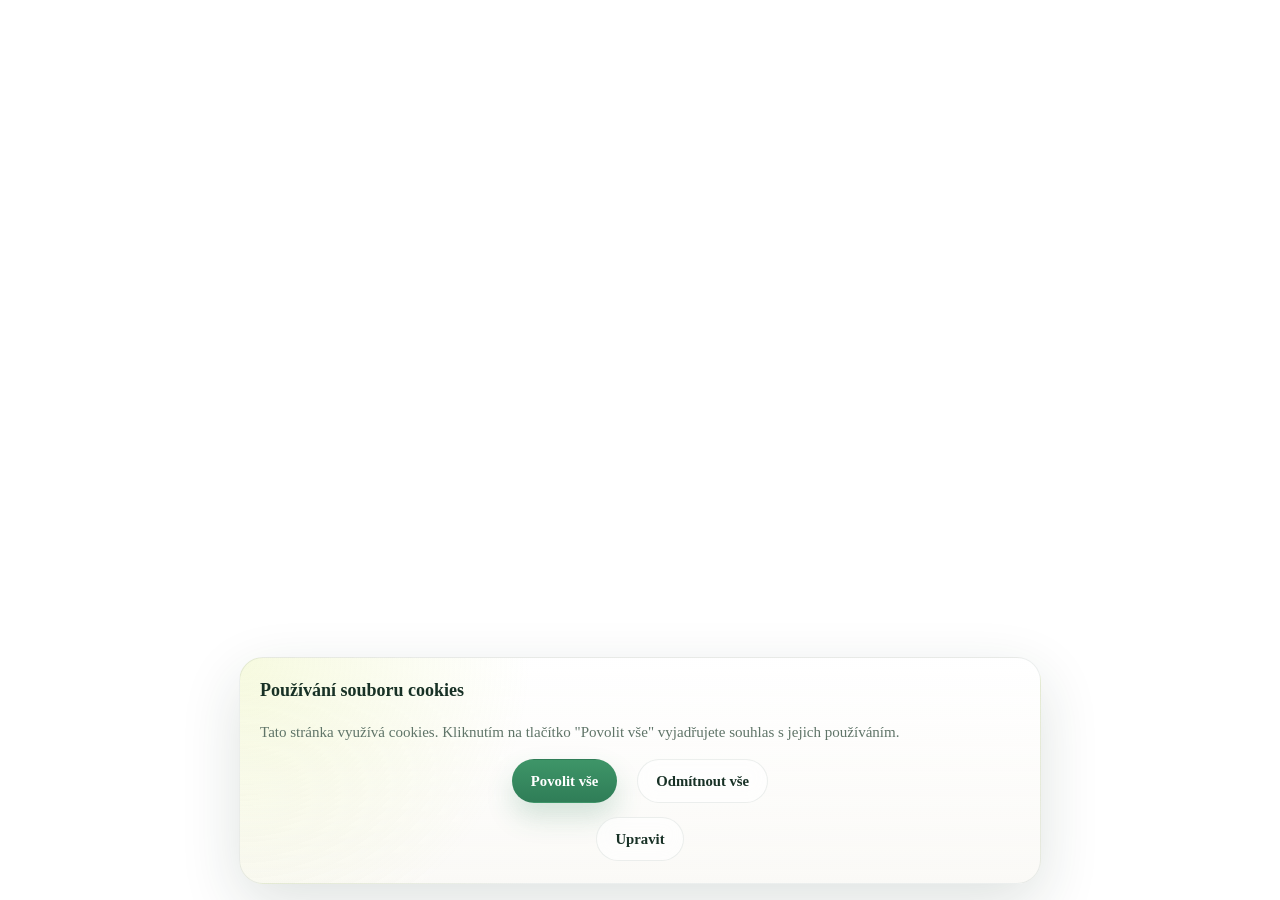
<file: cookies.html>
<!DOCTYPE html>
<html lang="en">

<head>
    <meta charset="UTF-8">
    <meta name="viewport" content="width=device-width, initial-scale=1.0">
    <title>Document</title>
    <link rel="stylesheet" href="cookies.css">
</head>

<body>
    <div class="cookies-eu-banner hidden">
        <p class="text-background text-lg font-bold pb-2">Používání souboru cookies</p>
        <p class="text-sm text-background pb-3"> Tato stránka využívá cookies. Kliknutím na tlačítko "Povolit vše"
            vyjadřujete souhlas s jejich používáním.
        </p>
        <div class="flex flex-row gap-5 mx-auto  items-center justify-center">
            <button class="cookies-button-accept accept">Povolit vše</button>
            <button class="cookies-button-decline decline">Odmítnout vše</button>
        </div>
        <button class="cookies-button-edit edit">Upravit</button>
    </div>
    <!-- Edit cookies -->
    <div class="cookies-eu-edit hidden ">
        <p class="font-bold text-lg pb-5">Použití cookies
        </p>
        <p class="mb-5">Tato stránka používá soubory cookies a podobné technologie, abychom vám mohli nabídnout lepší
            uživatelský
            zážitek, personalizovaný obsah a zobrazování reklam. Některé soubory cookies jsou nezbytné pro správné
            fungování stránek, zatímco jiné nám pomáhají zlepšovat vaše uživatelské prostředí prostřednictvím analýzy
            údajů. Na základě vašeho souhlasu můžeme spolupracovat s partnery, kteří shromažďují a zpracovávají údaje,
            jako je IP adresa, informace o prohlížeči a zařízení, pro následující účely:</p>
        <div class="flex flex-col gap-2 font-bolder">
            <label class="flex items-center gap-2">
                <div class=" p-4 rounded-lg w-full justify-between flex"> <span class="mr-3">Technické
                        cookies</span>
                    <div class="switch">
                        <input type="checkbox" id="technical-cookies" checked disabled>
                        <span class="slider-tech round"></span>
                    </div>
                </div>
            </label>
            <label class="flex items-center gap-2">
                <div class="bg-[#f3e7d6] p-4 rounded-lg w-full justify-between flex">
                    <span class="mr-3">Analytické cookies</span>
                    <div class="switch">
                        <input type="checkbox" id="analytical-cookies">
                        <span class="slider round"></span>
                    </div>
                </div>
            </label>
            <label class="flex items-center gap-2">
                <div class="bg-[#f3e7d6] p-4 rounded-lg w-full justify-between flex"><span class="mr-3">Marketingové
                        cookies</span>
                    <div class="switch">
                        <input type="checkbox" id="marketing-cookies">
                        <span class="slider round"></span>
                    </div>
                </div>
            </label>
        </div>
        <div class="flex flex-row gap-5 mx-auto items-center justify-between mt-4">
            <div class="flex flex-row gap-5  items-center justify-center">
                <button
                    class="cookies-button-accept accept bg-goldenYellow text-white cursor-pointer px-4 py-2 my-1 text-sm font-bold transition-colors duration-75 hover:bg-[#f3e7d6] hover:text-[#222] hover:border-transparent">Povolit
                    vše</button>
                <button
                    class="cookies-button-decline decline bg-goldenYellow text-white cursor-pointer px-4 py-2 my-1 text-sm font-bold transition-colors duration-75 hover:bg-[#f3e7d6] hover:text-[#222] hover:border-transparent">Odmítnout
                    vše</button>
            </div>
            <div> <button class="cookies-button-save save">Uložit nastavení</button>
                <!-- <button class="cookies-button-cancel cancel">Zrušit</button> -->
            </div>
        </div>
    </div>
    <div id="cookie-container"></div>
    <script src="cookies.js"></script>

</body>

</html>
</file>
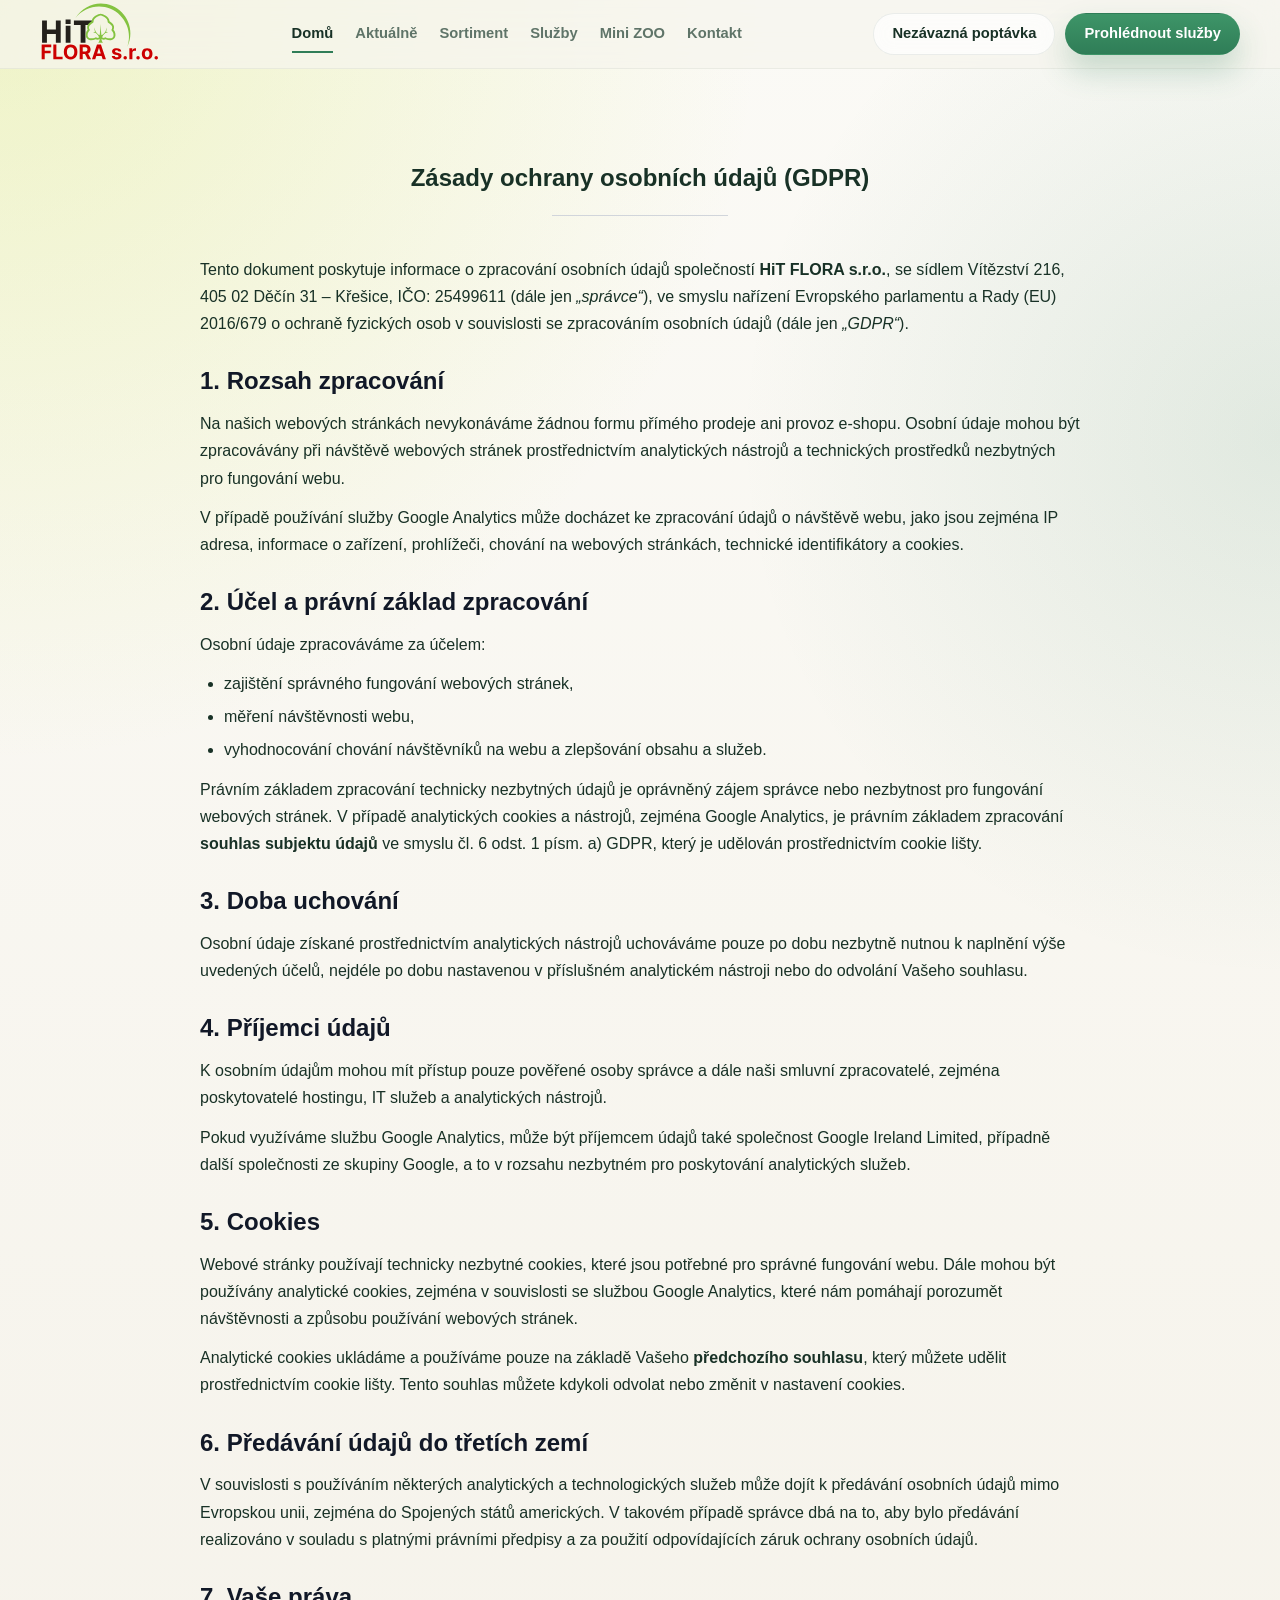
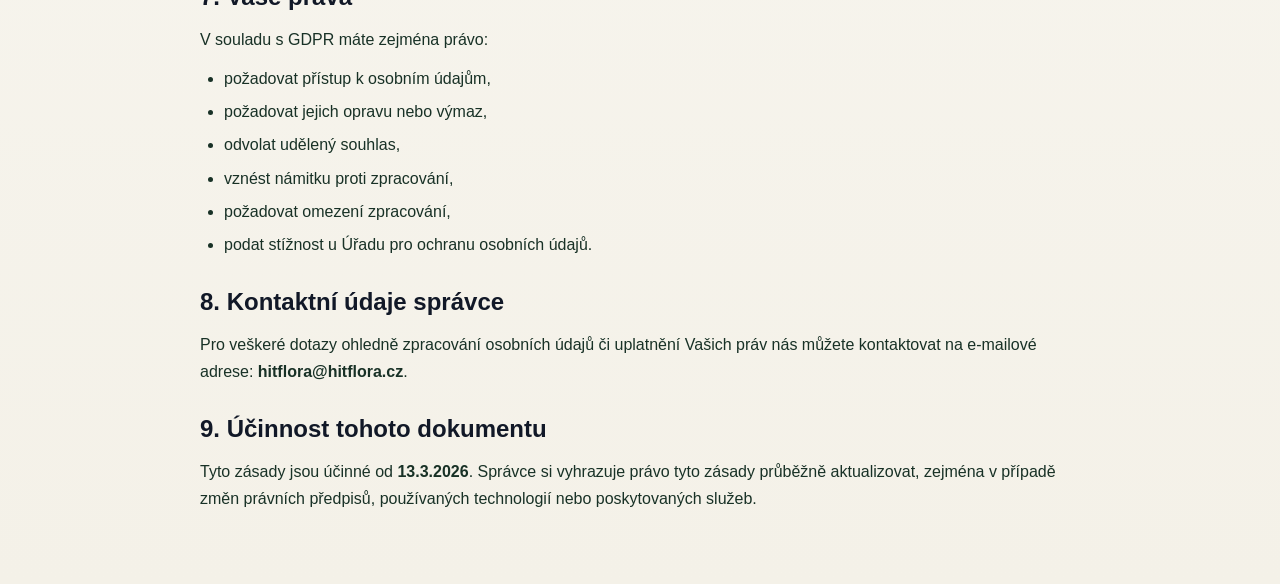
<file: gdpr.html>
<!DOCTYPE html>
<html lang="cs">

<head>
    <meta charset="UTF-8" />
    <meta name="viewport" content="width=device-width, initial-scale=1.0" />
    <title>Zásady ochrany osobních údajů (GDPR)</title>
    <link rel="stylesheet" href="style.css" />
    <link rel="stylesheet" href="gdpr.css" />
</head>

<body>

    <!-- Navbar -->
    <div id="navbar-placeholder"></div>


    <main class="page-wrapper">
        <section class="heading-section">
            <div class="heading-box">
                <h2 class="gdpr-page">
                    Zásady ochrany osobních údajů
                    <span>(GDPR)</span>
                </h2>
                <hr />
            </div>
        </section>


        <section class="content-section">
            <p>
                Tento dokument poskytuje informace o zpracování osobních údajů
                společností <strong>HiT FLORA s.r.o.</strong>, se sídlem Vítězství
                216, 405 02 Děčín 31 – Křešice, IČO: 25499611 (dále jen
                <em>„správce“</em>), ve smyslu nařízení Evropského parlamentu a Rady
                (EU) 2016/679 o ochraně fyzických osob v souvislosti se zpracováním
                osobních údajů (dále jen <em>„GDPR“</em>).
            </p>

            <h2>1. Rozsah zpracování</h2>
            <p>
                Na našich webových stránkách nevykonáváme žádnou formu přímého
                prodeje ani provoz e-shopu. Osobní údaje mohou být zpracovávány při
                návštěvě webových stránek prostřednictvím analytických nástrojů a
                technických prostředků nezbytných pro fungování webu.
            </p>
            <p>
                V případě používání služby Google Analytics může docházet ke zpracování
                údajů o návštěvě webu, jako jsou zejména IP adresa, informace o zařízení,
                prohlížeči, chování na webových stránkách, technické identifikátory a
                cookies.
            </p>

            <h2>2. Účel a právní základ zpracování</h2>
            <p>
                Osobní údaje zpracováváme za účelem:
            </p>
            <ul>
                <li>zajištění správného fungování webových stránek,</li>
                <li>měření návštěvnosti webu,</li>
                <li>vyhodnocování chování návštěvníků na webu a zlepšování obsahu a služeb.</li>
            </ul>
            <p>
                Právním základem zpracování technicky nezbytných údajů je oprávněný zájem
                správce nebo nezbytnost pro fungování webových stránek. V případě
                analytických cookies a nástrojů, zejména Google Analytics, je právním
                základem zpracování <strong>souhlas subjektu údajů</strong> ve smyslu
                čl. 6 odst. 1 písm. a) GDPR, který je udělován prostřednictvím cookie lišty.
            </p>

            <h2>3. Doba uchování</h2>
            <p>
                Osobní údaje získané prostřednictvím analytických nástrojů uchováváme
                pouze po dobu nezbytně nutnou k naplnění výše uvedených účelů, nejdéle
                po dobu nastavenou v příslušném analytickém nástroji nebo do odvolání
                Vašeho souhlasu.
            </p>

            <h2>4. Příjemci údajů</h2>
            <p>
                K osobním údajům mohou mít přístup pouze pověřené osoby správce a dále
                naši smluvní zpracovatelé, zejména poskytovatelé hostingu, IT služeb a
                analytických nástrojů.
            </p>
            <p>
                Pokud využíváme službu Google Analytics, může být příjemcem údajů také
                společnost Google Ireland Limited, případně další společnosti ze skupiny
                Google, a to v rozsahu nezbytném pro poskytování analytických služeb.
            </p>

            <h2>5. Cookies</h2>
            <p>
                Webové stránky používají technicky nezbytné cookies, které jsou potřebné
                pro správné fungování webu. Dále mohou být používány analytické cookies,
                zejména v souvislosti se službou Google Analytics, které nám pomáhají
                porozumět návštěvnosti a způsobu používání webových stránek.
            </p>
            <p>
                Analytické cookies ukládáme a používáme pouze na základě Vašeho
                <strong>předchozího souhlasu</strong>, který můžete udělit prostřednictvím
                cookie lišty. Tento souhlas můžete kdykoli odvolat nebo změnit v nastavení
                cookies.
            </p>

            <h2>6. Předávání údajů do třetích zemí</h2>
            <p>
                V souvislosti s používáním některých analytických a technologických služeb
                může dojít k předávání osobních údajů mimo Evropskou unii, zejména do
                Spojených států amerických. V takovém případě správce dbá na to, aby bylo
                předávání realizováno v souladu s platnými právními předpisy a za použití
                odpovídajících záruk ochrany osobních údajů.
            </p>

            <h2>7. Vaše práva</h2>
            <p>V souladu s GDPR máte zejména právo:</p>
            <ul>
                <li>požadovat přístup k osobním údajům,</li>
                <li>požadovat jejich opravu nebo výmaz,</li>
                <li>odvolat udělený souhlas,</li>
                <li>vznést námitku proti zpracování,</li>
                <li>požadovat omezení zpracování,</li>
                <li>podat stížnost u Úřadu pro ochranu osobních údajů.</li>
            </ul>

            <h2>8. Kontaktní údaje správce</h2>
            <p>
                Pro veškeré dotazy ohledně zpracování osobních údajů či uplatnění
                Vašich práv nás můžete kontaktovat na e-mailové adrese:
                <strong>hitflora@hitflora.cz</strong>.
            </p>

            <h2>9. Účinnost tohoto dokumentu</h2>
            <p>
                Tyto zásady jsou účinné od <strong>13.3.2026</strong>. Správce si
                vyhrazuje právo tyto zásady průběžně aktualizovat, zejména v případě
                změn právních předpisů, používaných technologií nebo poskytovaných služeb.
            </p>
        </section>

    </main>
    <script src="navbar.js"></script>
    <script>
        loadNavbar("home");
    </script>


    <script src="script.js"></script>

</body>

</html>
</file>
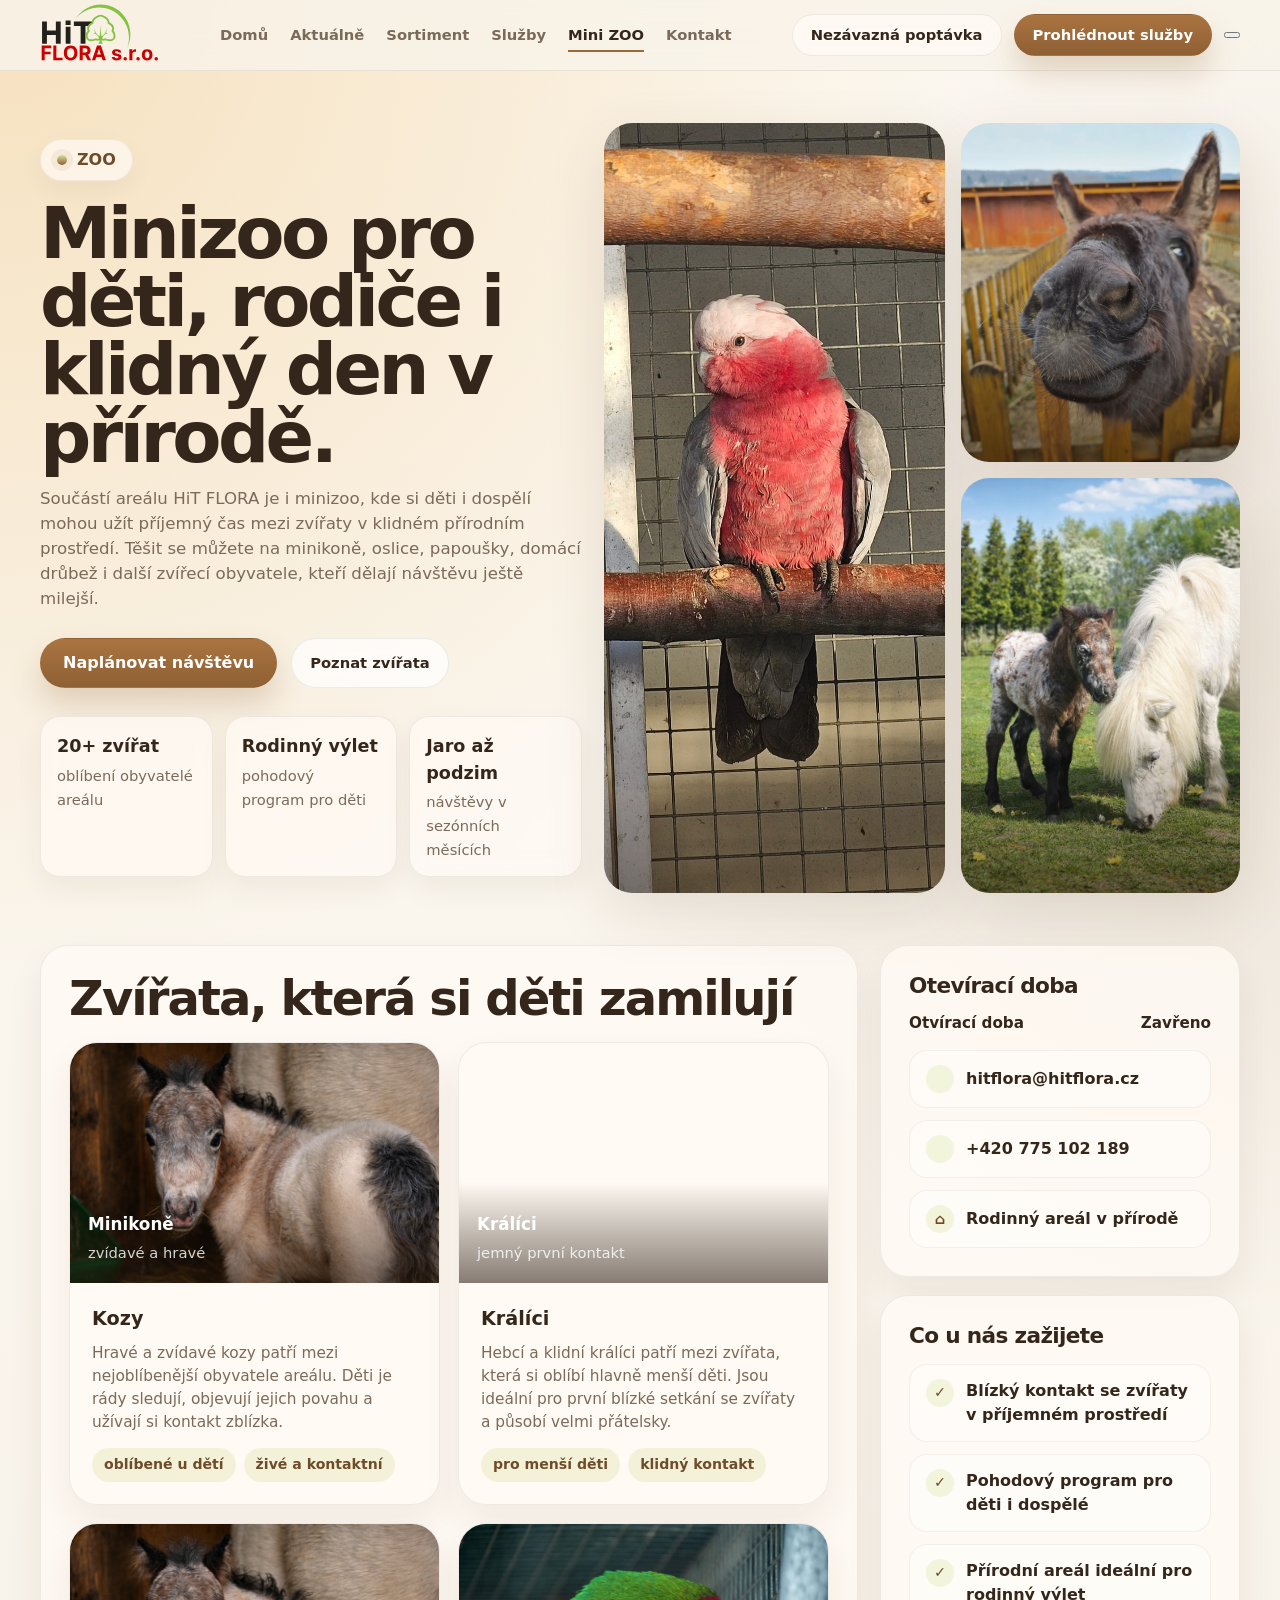
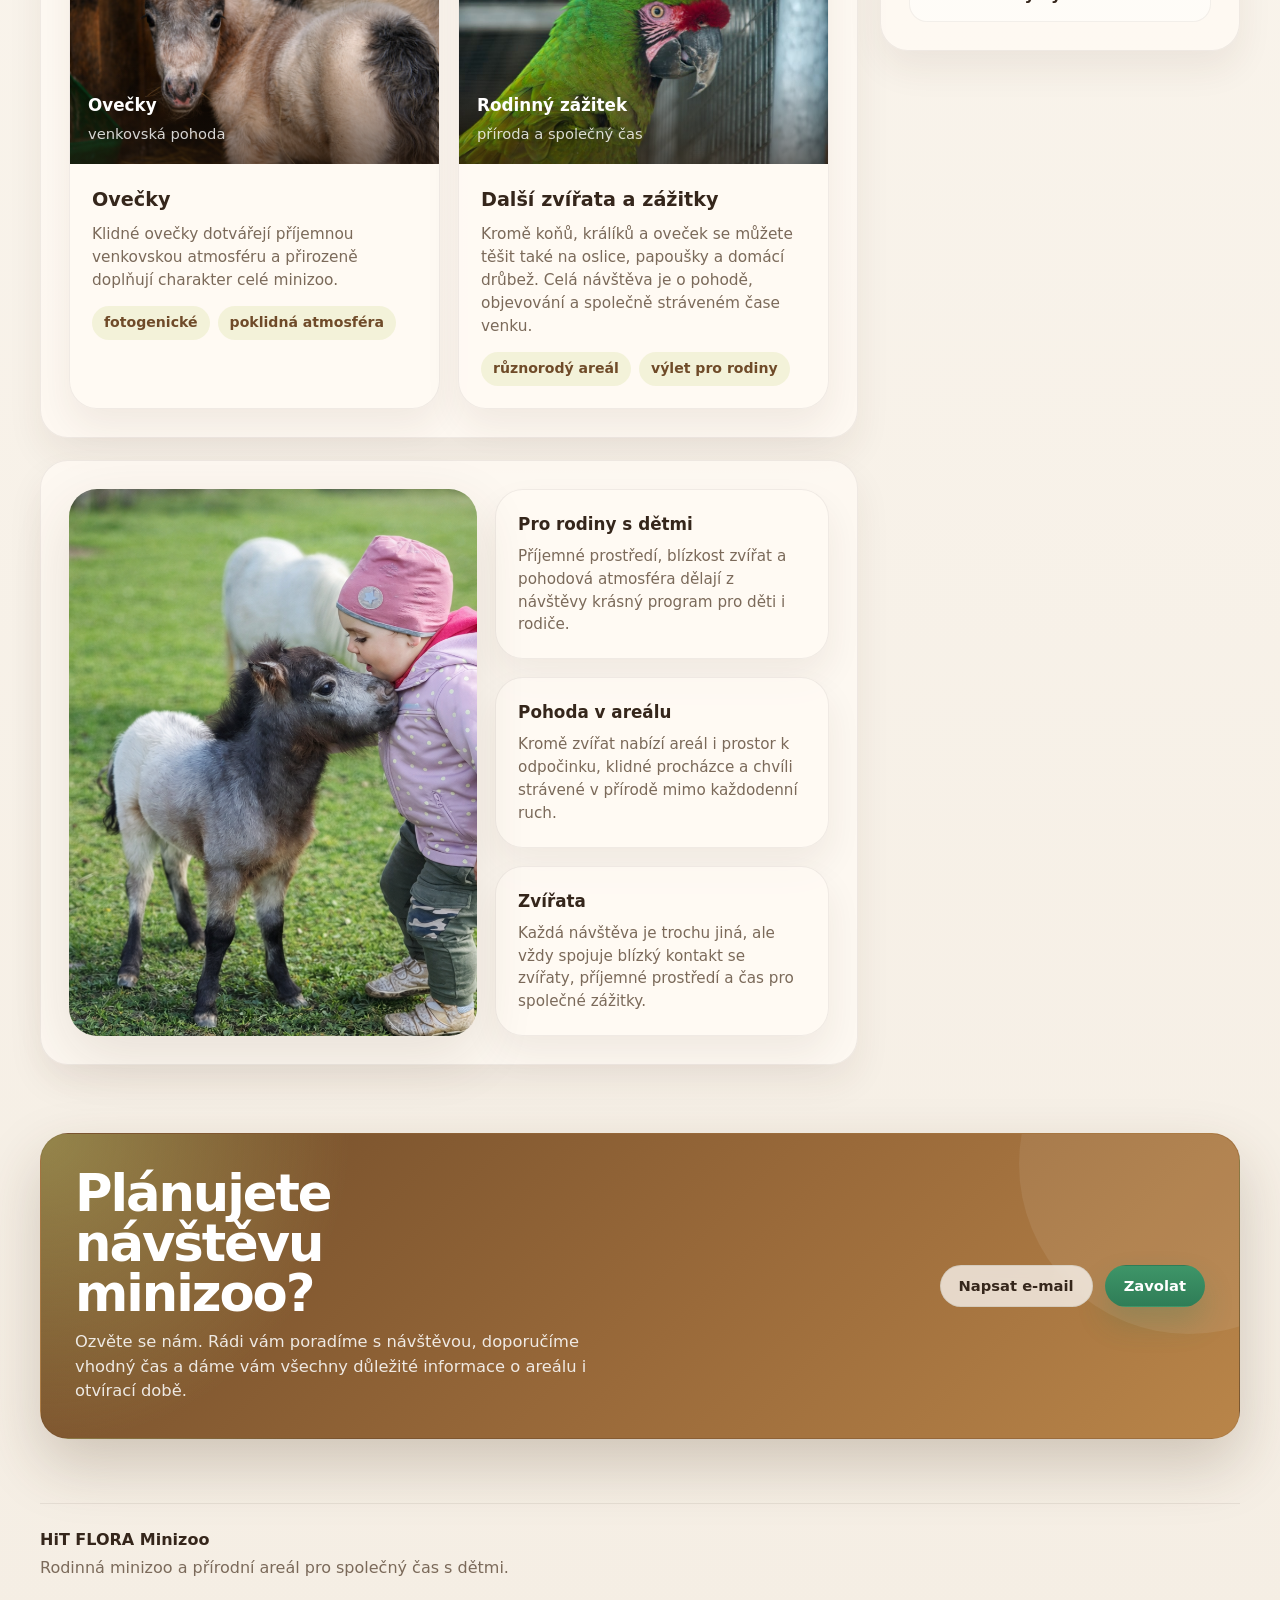
<file: zoo.html>
<!DOCTYPE html>
<html lang="en">

<head>
    <meta charset="UTF-8">
    <meta name="viewport" content="width=device-width, initial-scale=1.0">
    <title>Mini ZOO</title>
    <link rel="stylesheet" href="zoo.css" />
    <link rel="stylesheet" href="navbar.css" />


</head>

<body>

    <div id="navbar-placeholder"></div>

    <main>
        <section class="page-hero">
            <div class="container">

                <div class="page-hero-grid">
                    <div class="page-hero-copy">
                        <div class="eyebrow"> ZOO</div>
                        <h1>Minizoo pro děti, rodiče i klidný den v přírodě.</h1>
                        <p>
                            Součástí areálu HiT FLORA je i minizoo, kde si děti i dospělí mohou užít příjemný čas
                            mezi zvířaty v klidném přírodním prostředí. Těšit se můžete na minikoně, oslice,
                            papoušky, domácí drůbež i další zvířecí obyvatele, kteří dělají návštěvu ještě milejší.
                        </p>

                        <div class="hero-actions">
                            <a href="#kontakt" class="btn-zoo">Naplánovat návštěvu</a>
                            <a href="#zvirata" class="btn btn-secondary">Poznat zvířata</a>
                        </div>

                        <div class="hero-quickinfo">
                            <div class="quick-card">
                                <strong>20+ zvířat</strong>
                                <span>oblíbení obyvatelé areálu</span>
                            </div>
                            <div class="quick-card">
                                <strong>Rodinný výlet</strong>
                                <span>pohodový program pro děti</span>
                            </div>
                            <div class="quick-card">
                                <strong>Jaro až podzim</strong>
                                <span>návštěvy v sezónních měsících</span>
                            </div>
                        </div>
                    </div>

                    <div class="page-hero-visual">
                        <div class="hero-main">

                        </div>

                        <div class="hero-side">
                            <div class="hero-small">

                            </div>

                            <div class="hero-tall">

                            </div>
                        </div>
                    </div>
                </div>
            </div>
        </section>

        <section class="section">
            <div class="container content-grid">
                <div class="content-main">
                    <div class="panel" id="zvirata">
                        <div class="section-head">
                            <div>
                                <h2>Zvířata, která si děti zamilují</h2>
                            </div>

                        </div>

                        <div class="animal-list">
                            <article class="animal-card">
                                <div class="section-photo photo-goat">
                                    <div class="photo-label">
                                        <strong>Minikoně</strong>
                                        <span>zvídavé a hravé</span>
                                    </div>
                                </div>
                                <div class="animal-body">
                                    <h3>Kozy</h3>
                                    <p>
                                        Hravé a zvídavé kozy patří mezi nejoblíbenější obyvatele areálu. Děti je rády
                                        sledují,
                                        objevují jejich povahu a užívají si kontakt zblízka.
                                    </p>
                                    <div class="mini-meta">
                                        <div class="mini-pill">oblíbené u dětí</div>
                                        <div class="mini-pill">živé a kontaktní</div>
                                    </div>
                                </div>
                            </article>

                            <article class="animal-card">
                                <div class="section-photo photo-rabbit">
                                    <div class="photo-label">
                                        <strong>Králíci</strong>
                                        <span>jemný první kontakt</span>
                                    </div>
                                </div>
                                <div class="animal-body">
                                    <h3>Králíci</h3>
                                    <p>
                                        Hebcí a klidní králíci patří mezi zvířata, která si oblíbí hlavně menší děti.
                                        Jsou ideální pro první blízké setkání se zvířaty a působí velmi přátelsky.
                                    </p>
                                    <div class="mini-meta">
                                        <div class="mini-pill">pro menší děti</div>
                                        <div class="mini-pill">klidný kontakt</div>
                                    </div>
                                </div>
                            </article>

                            <article class="animal-card">
                                <div class="section-photo photo-sheep">
                                    <div class="photo-label">
                                        <strong>Ovečky</strong>
                                        <span>venkovská pohoda</span>
                                    </div>
                                </div>
                                <div class="animal-body">
                                    <h3>Ovečky</h3>
                                    <p>
                                        Klidné ovečky dotvářejí příjemnou venkovskou atmosféru a přirozeně doplňují
                                        charakter celé minizoo.
                                    </p>
                                    <div class="mini-meta">
                                        <div class="mini-pill">fotogenické</div>
                                        <div class="mini-pill">poklidná atmosféra</div>
                                    </div>
                                </div>
                            </article>

                            <article class="animal-card">
                                <div class="section-photo photo-family">
                                    <div class="photo-label">
                                        <strong>Rodinný zážitek</strong>
                                        <span>příroda a společný čas</span>
                                    </div>
                                </div>
                                <div class="animal-body">
                                    <h3>Další zvířata a zážitky</h3>
                                    <p>
                                        Kromě koňů, králíků a oveček se můžete těšit také na oslice, papoušky
                                        a domácí drůbež. Celá návštěva je o pohodě, objevování a společně stráveném čase
                                        venku.
                                    </p>
                                    <div class="mini-meta">
                                        <div class="mini-pill">různorodý areál</div>
                                        <div class="mini-pill">výlet pro rodiny</div>
                                    </div>
                                </div>
                            </article>
                        </div>
                    </div>

                    <div class="panel" id="zazitky">


                        <div class="experience-grid">
                            <div class="experience-main">

                            </div>

                            <div class="experience-side">
                                <div class="info-box">
                                    <strong>Pro rodiny s dětmi</strong>
                                    <p>
                                        Příjemné prostředí, blízkost zvířat a pohodová atmosféra dělají z návštěvy
                                        krásný program
                                        pro děti i rodiče.
                                    </p>
                                </div>

                                <div class="info-box">
                                    <strong>Pohoda v areálu</strong>
                                    <p>
                                        Kromě zvířat nabízí areál i prostor k odpočinku, klidné procházce a chvíli
                                        strávené
                                        v přírodě mimo každodenní ruch.
                                    </p>
                                </div>

                                <div class="info-box">
                                    <strong>Zvířata</strong>
                                    <p>
                                        Každá návštěva je trochu jiná, ale vždy spojuje blízký kontakt se zvířaty,
                                        příjemné prostředí a čas pro společné zážitky.
                                    </p>
                                </div>
                            </div>
                        </div>
                    </div>




                </div>

                <aside class="content-sidebar">
                    <div class="sidebar-card">
                        <h3>Otevírací doba</h3>
                        <div id="opening-hours-list" class="hours-list"></div>

                        <div class="contact-pills">
                            <div class="contact-pill mail">hitflora@hitflora.cz</div>
                            <div class="contact-pill phone">+420 775 102 189</div>
                            <div class="contact-pill place">Rodinný areál v přírodě</div>
                        </div>
                    </div>


                    <div class="faq-card">
                        <h3>Co u nás zažijete</h3>
                        <div class="faq-list">
                            <div class="faq-item">Blízký kontakt se zvířaty v příjemném prostředí</div>
                            <div class="faq-item">Pohodový program pro děti i dospělé</div>
                            <div class="faq-item">Přírodní areál ideální pro rodinný výlet</div>
                        </div>
                    </div>
                </aside>
            </div>
        </section>

        <section class="section" id="kontakt">
            <div class="container">
                <div class="contact-banner">
                    <div class="contact-inner">
                        <div>
                            <h2>Plánujete návštěvu minizoo?</h2>
                            <p>
                                Ozvěte se nám. Rádi vám poradíme s návštěvou, doporučíme vhodný čas a dáme vám všechny
                                důležité informace o areálu i otvírací době.
                            </p>
                        </div>

                        <div class="contact-actions">
                            <a href="mailto:hitflora@hitflora.cz" class="btn btn-secondary">Napsat e-mail</a>
                            <a href="tel:+420775102189" class="btn btn-primary">Zavolat</a>
                        </div>
                    </div>
                </div>
            </div>
        </section>
    </main>

    <footer class="footer">
        <div class="container footer-inner">
            <div>
                <strong style="display:block; color:var(--text); margin-bottom:4px;">HiT FLORA Minizoo</strong>
                <span>Rodinná minizoo a přírodní areál pro společný čas s dětmi.</span>
            </div>

            <!-- <div class="footer-nav">
                <a href="#zvirata">Zvířata</a>
                <a href="#zazitky">Zážitky</a>
                <a href="#galerie">Galerie</a>
                <a href="#kontakt">Kontakt</a>
            </div> -->
        </div>
    </footer>

    <script src="navbar.js"></script>
    <script>
        loadNavbar("zoo", "zoo");
    </script>
    <script src="script.js"></script>
</body>

</html>
</file>
<file: cookies.css>
:root {
    --bg: #f6f4ee;
    --surface: rgba(255, 255, 255, 0.9);
    --surface-strong: #ffffff;
    --text: #183126;
    --muted: #5f7468;
    --line: rgba(24, 49, 38, 0.09);
    --primary: #2f7d57;
    --primary-dark: #1d5b3c;
    --accent: #d8e86f;
    --accent-soft: #edf5b7;
    --white: #ffffff;
}



button {
    border: 0;
    background: transparent;
    font: inherit;
}

.hidden {
    display: none !important;
}

.flex {
    display: flex;
}

.flex-row {
    flex-direction: row;
}

.flex-col {
    flex-direction: column;
}

.gap-2 {
    gap: 0.5rem;
}

.gap-5 {
    gap: 1.25rem;
}

.items-center {
    align-items: center;
}

.justify-center {
    justify-content: center;
}

.justify-between {
    justify-content: space-between;
}

.w-full {
    width: 100%;
}

.mx-auto {
    margin-left: auto;
    margin-right: auto;
}

.mr-3 {
    margin-right: 0.75rem;
}

.my-1 {
    margin-top: 0.25rem;
    margin-bottom: 0.25rem;
}

.p-4 {
    padding: 1rem;
}

.px-4 {
    padding-left: 1rem;
    padding-right: 1rem;
}

.py-2 {
    padding-top: 0.5rem;
    padding-bottom: 0.5rem;
}



.pb-5 {
    padding-bottom: 1.25rem;
}

.mb-5 {
    margin-bottom: 1.25rem;
}

.text-lg {
    font-size: 1.125rem;
    line-height: 1.5rem;
}

.text-sm {
    font-size: 0.94rem;
    line-height: 1.5rem;
}

.font-bold {
    font-weight: 700;
}

.text-white {
    color: var(--white);
}

.bg-\[\#f3e7d6\] {
    background: rgba(47, 125, 87, 0.06);
}

.bg-goldenYellow {
    background: var(--primary);
}

.cursor-pointer {
    cursor: pointer;
}

.transition-colors {
    transition-property: color, background-color, border-color, fill, stroke;
}

.duration-75 {
    transition-duration: 75ms;
}

.hover\:bg-\[\#f3e7d6\]:hover {
    background: rgba(47, 125, 87, 0.08);
}

.hover\:text-\[\#222\]:hover {
    color: var(--text);
}

.hover\:border-transparent:hover {
    border-color: transparent;
}

.cookies-eu-banner,
.cookies-eu-edit {
    position: fixed;
    left: 50%;
    width: min(calc(100% - 24px), 760px);
    background:
        radial-gradient(circle at top left, rgba(216, 232, 111, 0.22), transparent 35%),
        linear-gradient(180deg, rgba(255, 255, 255, 0.96), rgba(246, 244, 238, 0.50));
    color: var(--text);
    border: 1px solid rgba(24, 49, 38, 0.08);
    border-radius: 24px;
    padding: 1.25rem 1.25rem 1.35rem;
    box-shadow: 0 20px 60px rgba(28, 57, 42, 0.14);
    backdrop-filter: blur(14px);
    -webkit-backdrop-filter: blur(14px);
    z-index: 9999;
}

.cookies-eu-banner {
    bottom: 1rem;
    transform: translateX(-50%);
}

.cookies-eu-edit {
    top: 50%;
    transform: translate(-50%, -50%);
}

.text-background {
    color: var(--text);
}

.text-center {
    text-align: center;
}

.cookies-eu-banner p,
.cookies-eu-edit p {
    margin-top: 0;
}

.cookies-eu-banner .text-sm,
.cookies-eu-edit .mb-5 {
    color: var(--muted);
}

.cookies-button-accept,
.cookies-button-decline,
.cookies-button-edit,
.cookies-button-save {
    display: inline-flex;
    align-items: center;
    justify-content: center;
    min-height: 44px;
    padding: 0 18px;
    border-radius: 999px;
    border: 1px solid transparent;
    font-weight: 700;
    font-size: 0.92rem;
    cursor: pointer;
    white-space: nowrap;
    transition:
        transform 250ms ease,
        box-shadow 250ms ease,
        background 250ms ease,
        border-color 250ms ease,
        color 250ms ease;
}

.cookies-button-accept,
.cookies-button-save {
    background: linear-gradient(180deg, #3e9568 0%, #2f7d57 100%);
    color: #fff;
    box-shadow: 0 14px 28px rgba(47, 125, 87, 0.2);
}

.cookies-button-accept:hover,
.cookies-button-save:hover {
    transform: translateY(-2px);
    box-shadow: 0 18px 34px rgba(47, 125, 87, 0.26);
}

.cookies-button-decline,
.cookies-button-edit {
    background: rgba(255, 255, 255, 0.72);
    border-color: rgba(24, 49, 38, 0.08);
    color: var(--text);
    backdrop-filter: blur(10px);
}

.cookies-button-decline:hover,
.cookies-button-edit:hover {
    transform: translateY(-2px);
    background: #fff;
}

.cookies-button-edit {
    display: block;
    margin-top: 14px;
    margin-left: auto;
    margin-right: auto;
}

.cookies-button-accept:active,
.cookies-button-decline:active,
.cookies-button-edit:active,
.cookies-button-save:active {
    transform: translateY(0);
}

.switch {
    position: relative;
    display: inline-block;
    width: 48px;
    height: 28px;
    flex-shrink: 0;
}

.switch input {
    opacity: 0;
    width: 0;
    height: 0;
}

.slider,
.slider-tech {
    position: absolute;
    inset: 0;
    cursor: pointer;
    background: #d7dfd8;
    border-radius: 999px;
    transition: background 0.2s ease;
}

.slider::before,
.slider-tech::before {
    content: "";
    position: absolute;
    width: 22px;
    height: 22px;
    left: 3px;
    top: 3px;
    background: #fff;
    border-radius: 50%;
    box-shadow: 0 2px 8px rgba(24, 49, 38, 0.15);
    transition: transform 0.2s ease;
}

.switch input:checked+.slider {
    background: var(--primary);
}

.switch input:checked+.slider-tech {
    background: #9db4a8;
}

.switch input:checked+.slider::before,
.switch input:checked+.slider-tech::before {
    transform: translateX(20px);
}

.switch input[disabled]+.slider-tech {
    background: #b7c4bc;
    cursor: not-allowed;
    opacity: 1;
}

.round {
    border-radius: 999px;
}

.round::before {
    border-radius: 50%;
}

.cookies-eu-edit .bg-\[\#f3e7d6\] {
    border: 1px solid rgba(24, 49, 38, 0.08);
    border-radius: 18px;
    background: rgba(47, 125, 87, 0.06);
}

.cookies-eu-edit label>div {
    align-items: center;
}

.cookies-eu-edit span.mr-3 {
    margin-right: 1rem;
    font-weight: 600;
    color: var(--text);
}

.cookies-eu-banner .flex-row,
.cookies-eu-edit .flex-row {
    flex-wrap: wrap;
}

.cookies-eu-edit .justify-between {
    gap: 14px;
}

@media (max-width: 640px) {

    .cookies-eu-banner,
    .cookies-eu-edit {
        width: calc(100% - 20px);
        border-radius: 20px;
        padding: 1rem;
    }

    .cookies-eu-banner {
        bottom: 10px;
    }

    .cookies-eu-edit {
        max-height: calc(100vh - 20px);
        overflow-y: auto;
    }

    .cookies-eu-banner .flex-row,
    .cookies-eu-edit .flex-row {
        flex-direction: column;
        align-items: stretch;
    }

    .cookies-button-accept,
    .cookies-button-decline,
    .cookies-button-edit,
    .cookies-button-save {
        width: 100%;
    }

    .cookies-button-edit {
        margin-top: 10px;
    }

    .cookies-eu-edit .justify-between {
        flex-direction: column;
        align-items: stretch;
    }
}
</file>
<file: style.css>
:root {
    --bg: #f6f4ee;
    --surface: rgba(255, 255, 255, 0.72);
    --surface-strong: #ffffff;
    --text: #183126;
    --muted: #5f7468;
    --line: rgba(24, 49, 38, 0.09);
    --primary: #2f7d57;
    --primary-dark: #1d5b3c;
    --accent: #d8e86f;
    --accent-soft: #edf5b7;
    --shadow: 0 20px 60px rgba(28, 57, 42, 0.12);
    --radius-xl: 32px;
    --radius-lg: 22px;
    --radius-md: 16px;
    --container: 1200px;
}

* {
    box-sizing: border-box;
}

html {
    scroll-behavior: smooth;
}

body {
    margin: 0;
    padding-top: 62px;

    font-family: "Inter", ui-sans-serif, system-ui, -apple-system, BlinkMacSystemFont, "Segoe UI", sans-serif;
    color: var(--text);
    background:
        radial-gradient(circle at top left, rgba(216, 232, 111, 0.35), transparent 30%),
        radial-gradient(circle at right 20%, rgba(47, 125, 87, 0.12), transparent 25%),
        linear-gradient(180deg, #fbfaf6 0%, #f4f1e8 100%);
    line-height: 1.5;
    overflow-x: hidden;
}

img {
    max-width: 100%;
    display: block;
}

a {
    color: inherit;
    text-decoration: none;
}

.container {
    width: min(calc(100% - 32px), var(--container));
    margin: 0 auto;
}

/* HEADER */
.site-header {
    position: fixed;
    top: 0;
    left: 0;
    width: 100%;
    z-index: 50;
    backdrop-filter: blur(16px);
    background: rgba(246, 244, 238, 0.72);
    border-bottom: 1px solid rgba(24, 49, 38, 0.06);
    transition:
        background 250ms ease,
        box-shadow 250ms ease,
        border-color 250ms ease;
}

.site-header.is-scrolled {
    background: rgba(255, 255, 255, 0.84);
    box-shadow: 0 14px 34px rgba(24, 49, 38, 0.08);
    border-bottom-color: rgba(24, 49, 38, 0.08);
}

.header-inner {
    min-height: 68px;
    display: flex;
    align-items: center;
    justify-content: space-between;
    gap: 20px;
}

.brand {
    display: inline-flex;
    align-items: center;
    flex-shrink: 0;

}

/* .brand-logo-shell {
    background: linear-gradient(135deg, #1f5d3e 0%, #2f7d57 100%);
    border-radius: 18px;
    padding: 14px 18px;
    box-shadow:
        0 14px 28px rgba(47, 125, 87, 0.22),
        inset 0 1px 0 rgba(255, 255, 255, 0.14);
}  */

.brand-logo {
    width: 120px;
    height: auto;
    display: block;
}

.nav {
    display: flex;
    align-items: center;
    gap: 22px;
    color: var(--muted);
    font-weight: 600;
    font-size: 0.92rem;
}

.nav a {
    position: relative;
}

.nav a::after {
    content: "";
    position: absolute;
    left: 0;
    bottom: -6px;
    width: 100%;
    height: 2px;
    background: var(--primary);
    transform: scaleX(0);
    transform-origin: left;
    transition: transform 220ms ease;
}

.nav a:hover,
.nav a.is-active {
    color: var(--text);
}

.nav a:hover::after,
.nav a.is-active::after {
    transform: scaleX(1);
}

.header-actions {
    display: flex;
    align-items: center;
    gap: 10px;
}

/* BUTTONS */
.btn {
    display: inline-flex;
    align-items: center;
    justify-content: center;
    min-height: 42px;
    padding: 0 18px;
    border-radius: 999px;
    border: 1px solid transparent;
    font-weight: 700;
    font-size: 0.92rem;

    transition:
        transform 250ms ease,
        box-shadow 250ms ease,
        background 250ms ease,
        border-color 250ms ease;
    white-space: nowrap;
}

.btn:hover {
    transform: translateY(-2px);
}

.btn-primary {
    background: linear-gradient(180deg, #3e9568 0%, #2f7d57 100%);
    color: #fff;
    box-shadow: 0 16px 30px rgba(47, 125, 87, 0.24);
}

.btn-primary:hover {
    box-shadow: 0 20px 34px rgba(47, 125, 87, 0.3);
}

.btn-secondary {
    background: rgba(255, 255, 255, 0.72);
    border-color: rgba(24, 49, 38, 0.08);
    color: var(--text);
    backdrop-filter: blur(10px);
}

.btn-secondary:hover {
    background: #fff;
}

/* HERO */
.hero {
    padding: 54px 0 40px;
}

.hero-grid {
    display: grid;
    grid-template-columns: 1.05fr 0.95fr;
    gap: 28px;
    align-items: stretch;
}

.hero-copy {
    padding: 36px 10px 36px 0;
}

.eyebrow {
    display: inline-flex;
    align-items: center;
    gap: 10px;
    min-height: 42px;
    margin-bottom: 10px;

    padding: 0 16px;
    border-radius: 999px;
    background: rgba(255, 255, 255, 0.64);
    border: 1px solid rgba(24, 49, 38, 0.06);
    color: var(--primary-dark);
    font-weight: 700;
    box-shadow: 0 10px 24px rgba(24, 49, 38, 0.05);
}

.eyebrow::before {
    content: "";
    width: 10px;
    height: 10px;
    border-radius: 50%;
    background: linear-gradient(180deg, #a3d86d, #2f7d57);
    box-shadow: 0 0 0 6px rgba(47, 125, 87, 0.1);
}

h1 {
    margin: 20px 0 18px;
    font-size: clamp(2.9rem, 6vw, 5.6rem);
    line-height: 0.95;
    letter-spacing: -0.05em;
    max-width: 11ch;
}

.hero-copy p {
    margin: 0;
    max-width: 600px;
    font-size: 1.08rem;
    color: var(--muted);
}

.hero-actions {
    display: flex;
    flex-wrap: wrap;
    gap: 14px;
    margin-top: 28px;
}

.hero-stats {
    display: grid;
    grid-template-columns: repeat(3, minmax(0, 1fr));
    gap: 14px;
    margin-top: 34px;
}

.stat-card {
    padding: 18px 18px 16px;
    border-radius: 20px;
    background: rgba(255, 255, 255, 0.68);
    border: 1px solid rgba(24, 49, 38, 0.07);
    box-shadow: 0 12px 28px rgba(24, 49, 38, 0.06);
    backdrop-filter: blur(10px);
    transition:
        transform 250ms ease,
        box-shadow 250ms ease;
}

.stat-card:hover {
    transform: translateY(-4px);
    box-shadow: 0 18px 36px rgba(24, 49, 38, 0.08);
}

.stat-card strong {
    display: block;
    font-size: 1.5rem;
    margin-bottom: 4px;
}

.stat-card span {
    color: var(--muted);
    font-size: 0.94rem;
}

.hero-visual {
    position: relative;
    min-height: 760px;
    perspective: 1000px;
    transition: transform 250ms ease;
}

.visual-main {
    position: absolute;
    inset: 0 0 88px 0;
    border-radius: var(--radius-xl);
    background:
        linear-gradient(180deg, rgba(255, 255, 255, 0.15), rgba(255, 255, 255, 0)),
        url("https://images.unsplash.com/photo-1466692476868-aef1dfb1e735?auto=format&fit=crop&w=1200&q=80") center/cover;
    box-shadow: var(--shadow);
    overflow: hidden;
}

.visual-main::after {
    content: "";
    position: absolute;
    inset: auto 0 0 0;
    height: 45%;
    background: linear-gradient(180deg, transparent, rgba(19, 31, 24, 0.66));
}



.floating-card {
    position: absolute;
    overflow: hidden;
    background:
        linear-gradient(135deg,
            rgba(255, 255, 255, 0.34) 0%,
            rgba(255, 255, 255, 0.18) 45%,
            rgba(255, 255, 255, 0.10) 100%);
    backdrop-filter: blur(22px) saturate(160%);
    -webkit-backdrop-filter: blur(22px) saturate(160%);
    border: 1px solid rgba(255, 255, 255, 0.34);
    box-shadow:
        0 20px 50px rgba(20, 43, 32, 0.16),
        inset 0 1px 0 rgba(255, 255, 255, 0.45),
        inset 0 -1px 0 rgba(255, 255, 255, 0.08);
    transition:
        transform 300ms ease,
        box-shadow 300ms ease,
        border-color 300ms ease,
        background 300ms ease;
    will-change: transform;
}

.floating-card::before {
    content: "";
    position: absolute;
    inset: 0;
    background:
        linear-gradient(180deg,
            rgba(255, 255, 255, 0.30) 0%,
            rgba(255, 255, 255, 0.10) 28%,
            rgba(255, 255, 255, 0.03) 100%);
    pointer-events: none;
}

.floating-card::after {
    content: "";
    position: absolute;
    width: 160px;
    height: 160px;
    top: -70px;
    right: -50px;
    border-radius: 50%;
    background: radial-gradient(circle, rgba(255, 255, 255, 0.22), transparent 70%);
    pointer-events: none;
}

.floating-card:hover {
    border-color: rgba(255, 255, 255, 0.46);
    box-shadow:
        0 26px 70px rgba(20, 43, 32, 0.20),
        inset 0 1px 0 rgba(255, 255, 255, 0.52),
        inset 0 -1px 0 rgba(255, 255, 255, 0.1);
}


.hours-day-wrap {
    display: flex;
    align-items: center;
    gap: 10px;
}

.hours-dot {
    width: 10px;
    height: 10px;
    border-radius: 50%;
    flex-shrink: 0;
}

.hours-dot.is-open {
    background: #9fe870;
    box-shadow: 0 0 0 4px rgba(159, 232, 112, 0.14);
}

.hours-dot.is-closed {
    background: #ff7a7a;
    box-shadow: 0 0 0 4px rgba(255, 122, 122, 0.14);
}

.top-hours-card,

.hours-card,
.offer-card {
    z-index: 2;
}

.top-hours-card {
    top: 28px;
    right: -12px;
    width: 250px;
    padding: 20px;
    border-radius: 26px;
    background:
        linear-gradient(135deg,
            rgba(255, 255, 255, 0.44) 0%,
            rgba(255, 255, 255, 0.22) 100%);
}

.hours-card {
    top: 270px;
    right: 18px;
    width: 250px;
    padding: 20px;
    border-radius: 26px;
    background:
        linear-gradient(135deg,
            rgba(255, 255, 255, 0.42) 0%,
            rgba(255, 255, 255, 0.20) 100%);
}

.offer-card {
    left: -10px;
    bottom: 0;
    width: 280px;
    padding: 20px;
    border-radius: 26px;
    background:
        linear-gradient(135deg,
            rgba(255, 255, 255, 0.44) 0%,
            rgba(255, 255, 255, 0.22) 100%);
}

.top-hours-card small,
.hours-card small,
.offer-card small {
    display: block;
    margin-bottom: 10px;
    color: rgba(12, 30, 21, 0.84);
    font-size: 0.82rem;
    font-weight: 800;
    text-transform: uppercase;
    letter-spacing: 0.08em;
}



.top-hours-card strong,
.hours-card strong,
.offer-card strong {
    display: block;
    color: #0d2219;
    text-shadow: 0 1px 0 rgba(255, 255, 255, 0.18);
}

.top-hours-card strong {
    font-size: 1.45rem;
    line-height: 1.15;
    margin-bottom: 12px;
}

.hours-card strong {
    font-size: 1.25rem;
    margin-bottom: 14px;
}

.offer-card strong {
    font-size: 1.35rem;
    line-height: 1.2;
    margin-bottom: 10px;
}

.offer-card p {
    margin: 0;
    color: rgba(16, 38, 28, 0.82);
    font-size: 0.95rem;
    font-weight: 500;
    line-height: 1.55;
}

.hours-list {
    display: grid;
    gap: 10px;
}

.hours-row {
    display: flex;
    align-items: center;
    justify-content: space-between;
    gap: 12px;
    padding-bottom: 8px;
    border-bottom: 1px solid rgba(16, 38, 28, 0.12);
    font-size: 0.95rem;
}

.hours-row:last-child {
    border-bottom: none;
    padding-bottom: 0;
}



.mini-chip {
    display: inline-flex;
    align-items: center;
    gap: 8px;
    min-height: 34px;
    padding: 0 12px;
    border-radius: 999px;
    background: rgba(47, 125, 87, 0.12);
    border: 1px solid rgba(47, 125, 87, 0.12);
    color: var(--primary-dark);
    font-size: 0.88rem;
    font-weight: 700;
    box-shadow:
        inset 0 1px 0 rgba(255, 255, 255, 0.4),
        0 8px 18px rgba(47, 125, 87, 0.08);
}

.mini-chip::before {
    content: "✿";
    font-size: 0.8rem;
}

.offer-card p {
    color: rgba(16, 38, 28, 0.78);
    font-weight: 500;
}

.hours-row {
    border-bottom: 1px solid rgba(16, 38, 28, 0.10);
}

.hours-row span:first-child {
    color: rgba(16, 38, 28, 0.78);
    font-weight: 700;
}

.hours-row span:last-child {
    color: #0d2219;
    font-weight: 800;
}

.top-hours-card {
    background:
        linear-gradient(135deg,
            rgba(255, 255, 255, 0.42) 0%,
            rgba(255, 255, 255, 0.20) 100%);
}

.hours-card {
    background:
        linear-gradient(135deg,
            rgba(255, 255, 255, 0.36) 0%,
            rgba(255, 255, 255, 0.16) 100%);
}

.offer-card {
    background:
        linear-gradient(135deg,
            rgba(255, 255, 255, 0.40) 0%,
            rgba(255, 255, 255, 0.18) 100%);
}

.top-hours-card {
    top: 28px;
    right: -12px;
    width: 230px;
    padding: 18px;
    border-radius: 24px;
}



.mini-chip {
    display: inline-flex;
    align-items: center;
    gap: 8px;
    min-height: 34px;
    padding: 0 12px;
    border-radius: 999px;
    background: rgba(47, 125, 87, 0.12);
    border: 1px solid rgba(47, 125, 87, 0.12);
    color: var(--primary-dark);
    font-size: 0.88rem;
    font-weight: 700;
    box-shadow:
        inset 0 1px 0 rgba(255, 255, 255, 0.4),
        0 8px 18px rgba(47, 125, 87, 0.08);
}

.mini-chip::before {
    content: "✿";
    font-size: 0.8rem;
}

.hours-card {
    top: 270px;
    right: 18px;
    width: 250px;
    padding: 20px;
    border-radius: 26px;
}




.hours-list {
    display: grid;
    gap: 10px;
}





.offer-card {
    left: -10px;
    bottom: 0;
    width: 280px;
    padding: 20px;
    border-radius: 26px;
}





/* GENERAL SECTIONS */
.section {
    padding: 48px 0;
}

.section-head {
    display: flex;
    justify-content: space-between;
    align-items: end;
    gap: 20px;
    margin-bottom: 24px;
}

.section-head h2 {
    margin: 0;
    font-size: clamp(2rem, 4vw, 3.2rem);
    line-height: 1;
    letter-spacing: -0.04em;
}

.section-head p {
    margin: 0;
    max-width: 520px;
    color: var(--muted);
}

/* SERVICES */
.services {
    display: grid;
    grid-template-columns: repeat(4, minmax(0, 1fr));
    gap: 18px;
}

.service-card {
    position: relative;
    padding: 24px;
    border-radius: 26px;
    background: rgba(255, 255, 255, 0.72);
    border: 1px solid rgba(24, 49, 38, 0.07);
    box-shadow: 0 18px 36px rgba(24, 49, 38, 0.07);
    overflow: hidden;
    min-height: 270px;
    transition:
        transform 280ms ease,
        box-shadow 280ms ease,
        border-color 280ms ease;
}

.service-card::before {
    content: "";
    position: absolute;
    inset: auto -30px -30px auto;
    width: 120px;
    height: 120px;
    background: radial-gradient(circle, rgba(216, 232, 111, 0.55), transparent 70%);
    border-radius: 50%;
    transition: transform 350ms ease;
}

.service-card:hover {
    transform: translateY(-8px);
    box-shadow: 0 24px 44px rgba(24, 49, 38, 0.1);
    border-color: rgba(47, 125, 87, 0.18);
}

.service-card:hover::before {
    transform: scale(1.12);
}

.service-icon {
    width: 58px;
    height: 58px;
    border-radius: 18px;
    display: grid;
    place-items: center;
    font-size: 1.4rem;
    background: linear-gradient(180deg, #eaf6cf, #d7ebb0);
    margin-bottom: 18px;
    box-shadow: inset 0 2px 4px rgba(255, 255, 255, 0.8);
    transition: transform 280ms ease, box-shadow 280ms ease;
}

.service-card:hover .service-icon {
    transform: translateY(-3px) scale(1.04);
    box-shadow:
        inset 0 2px 4px rgba(255, 255, 255, 0.8),
        0 10px 22px rgba(47, 125, 87, 0.16);
}

.service-card h3 {
    margin: 0 0 10px;
    font-size: 1.2rem;
}

.service-card p {
    margin: 0 0 18px;
    color: var(--muted);
    font-size: 0.96rem;
}

.service-link {
    font-weight: 800;
    color: var(--primary-dark);
}

/* SHOWCASE */
.showcase {
    display: grid;
    grid-template-columns: 0.95fr 1.05fr;
    gap: 22px;
    align-items: stretch;
}

.showcase-left,
.showcase-right {
    border-radius: 30px;
    overflow: hidden;
    position: relative;
    min-height: 560px;
    box-shadow: var(--shadow);
}

.showcase-left {
    background:
        /* linear-gradient(180deg, rgba(10, 20, 15, 0.08), rgba(10, 20, 15, 0.48)), */
        url("lupina.png") center/cover;
}

.showcase-right {
    display: grid;
    grid-template-rows: 1fr 1fr;
    gap: 22px;
    background: transparent;
    box-shadow: none;
    min-height: auto;
    overflow: visible;
}

.showcase-top,
.showcase-bottom {
    border-radius: 30px;
    overflow: hidden;
    min-height: 269px;
    position: relative;
    box-shadow: var(--shadow);
    transition: transform 300ms ease;
}

.showcase-left,
.showcase-top,
.showcase-bottom {
    transition: transform 300ms ease;
}

.showcase-top:hover,
.showcase-bottom:hover,
.showcase-left:hover {
    transform: translateY(-4px);
}

.showcase-top {
    background:
        /* linear-gradient(180deg, rgba(10, 20, 15, 0.12), rgba(10, 20, 15, 0.5)), */
        url("vcely.png") center/cover;
}

.showcase-bottom {
    background:
        /* linear-gradient(180deg, rgba(10, 20, 15, 0.08), rgba(10, 20, 15, 0.45)), */
        url("ruz.jpg") center/cover;
}

.showcase-label {
    position: absolute;
    left: 22px;
    right: 22px;
    bottom: 22px;
    color: #fff;
    display: flex;
    align-items: end;
    justify-content: space-between;
    gap: 16px;
}

.showcase-label strong {
    display: block;
    font-size: 1.35rem;
    margin-bottom: 6px;
}

.showcase-label span {
    color: rgba(255, 255, 255, 0.82);
    font-size: 0.95rem;
}

.tag {
    display: inline-flex;
    align-items: center;
    min-height: 38px;
    padding: 0 14px;
    border-radius: 999px;
    background: rgba(255, 255, 255, 0.16);
    border: 1px solid rgba(255, 255, 255, 0.18);
    backdrop-filter: blur(12px);
    font-weight: 700;
    color: #fff;
}

/* ABOUT */
.about-grid {
    display: grid;
    grid-template-columns: 1fr 1fr;
    gap: 22px;
    align-items: center;
}

.about-card {
    padding: 34px;
    border-radius: 30px;
    background: rgba(255, 255, 255, 0.74);
    border: 1px solid rgba(24, 49, 38, 0.07);
    box-shadow: 0 18px 44px rgba(24, 49, 38, 0.07);
}

.about-card h3 {
    margin: 0 0 14px;
    font-size: 1.9rem;
    line-height: 1.05;
    letter-spacing: -0.04em;
}

.about-card p {
    margin: 0 0 16px;
    color: var(--muted);
}

.about-list {
    display: grid;
    gap: 12px;
    margin-top: 22px;
}

.about-list div {
    display: flex;
    align-items: center;
    gap: 12px;
    color: var(--text);
    font-weight: 600;
}

.about-list div::before {
    content: "✓";
    width: 28px;
    height: 28px;
    display: grid;
    place-items: center;
    border-radius: 50%;
    background: rgba(47, 125, 87, 0.11);
    color: var(--primary-dark);
    font-size: 0.9rem;
    flex-shrink: 0;
}

.about-visual {
    min-height: 520px;
    border-radius: 30px;
    background:

        url("orange.jpg") center/cover;
    box-shadow: var(--shadow);
    position: relative;
    overflow: hidden;
}

.about-note {
    position: absolute;
    left: 22px;
    right: 22px;
    bottom: 22px;
    overflow: hidden;
    padding: 22px 24px;
    border-radius: 24px;
    background:
        linear-gradient(135deg,
            rgba(255, 255, 255, 0.34) 0%,
            rgba(255, 255, 255, 0.18) 45%,
            rgba(255, 255, 255, 0.10) 100%);
    border: 1px solid rgba(255, 255, 255, 0.30);
    backdrop-filter: blur(18px) saturate(155%);
    -webkit-backdrop-filter: blur(18px) saturate(155%);
    color: #10261c;
    box-shadow:
        0 18px 42px rgba(24, 49, 38, 0.18),
        inset 0 1px 0 rgba(255, 255, 255, 0.40),
        inset 0 -1px 0 rgba(255, 255, 255, 0.08);
}

.about-note::before {
    content: "";
    position: absolute;
    inset: 0;
    background:
        linear-gradient(180deg,
            rgba(255, 255, 255, 0.26) 0%,
            rgba(255, 255, 255, 0.10) 28%,
            rgba(255, 255, 255, 0.02) 100%);
    pointer-events: none;
}

.about-note::after {
    content: "";
    position: absolute;
    width: 180px;
    height: 180px;
    top: -90px;
    right: -60px;
    border-radius: 50%;
    background: radial-gradient(circle, rgba(255, 255, 255, 0.18), transparent 72%);
    pointer-events: none;
}

.about-note strong {
    display: block;
    margin-bottom: 8px;
    font-size: 1.08rem;
    font-weight: 800;
    color: #0d2219;
    text-shadow: 0 1px 0 rgba(255, 255, 255, 0.16);
}

.about-note {
    font-size: 0.98rem;
    line-height: 1.65;
}

.about-note {
    transition:
        transform 260ms ease,
        box-shadow 260ms ease,
        border-color 260ms ease;
}

.about-note:hover {
    transform: translateY(-2px);
    border-color: rgba(255, 255, 255, 0.38);
    box-shadow:
        0 22px 48px rgba(24, 49, 38, 0.22),
        inset 0 1px 0 rgba(255, 255, 255, 0.46),
        inset 0 -1px 0 rgba(255, 255, 255, 0.10);
}

/* CONTACT */
.contact-banner {
    position: relative;
    overflow: hidden;
    border-radius: 34px;
    padding: 40px;
    background:
        radial-gradient(circle at left top, rgba(216, 232, 111, 0.65), transparent 25%),
        linear-gradient(135deg, #1f5d3e 0%, #2f7d57 55%, #4ba574 100%);
    color: #fff;
    box-shadow: 0 26px 60px rgba(30, 72, 49, 0.22);
}

.contact-banner::before {
    content: "";
    position: absolute;
    width: 360px;
    height: 360px;
    border-radius: 50%;
    left: 50%;
    bottom: -190px;
    background: rgba(255, 255, 255, 0.08);
}

.contact-banner::after {
    content: "";
    position: absolute;
    width: 340px;
    height: 340px;
    border-radius: 50%;
    right: -120px;
    top: -140px;
    background: rgba(255, 255, 255, 0.08);
}

.contact-main {
    flex: 1;
    min-width: 0;
}

.contact-inner {
    position: relative;
    z-index: 1;
    display: flex;
    align-items: flex-start;
    justify-content: space-between;
    gap: 28px;
}

.contact-inner h2 {
    margin: 0 0 12px;
    font-size: clamp(2rem, 4vw, 3.3rem);
    line-height: 0.98;
    letter-spacing: -0.04em;
    max-width: 12ch;
}

.contact-inner p {
    margin: 0 0 22px;
    max-width: 560px;
    color: rgba(255, 255, 255, 0.84);
    font-size: 1.02rem;
}



.contact-details-grid {
    display: grid;
    grid-template-columns: repeat(2, minmax(0, 1fr));
    gap: 14px;
    margin-top: 10px;
}


.contact-detail-card-address {
    overflow: hidden;
}

.contact-address-layout {
    display: grid;
    grid-template-columns: minmax(0, 1fr) 150px;
    gap: 14px;
    align-items: stretch;
}

.contact-address-text {
    min-width: 0;
}

.contact-mini-map {
    position: relative;
    min-height: 140px;
    border-radius: 18px;
    overflow: hidden;
    background: rgba(255, 255, 255, 0.08);
    border: 1px solid rgba(255, 255, 255, 0.14);
    box-shadow: inset 0 1px 0 rgba(255, 255, 255, 0.10);
}

.contact-mini-map iframe {
    width: 100%;
    height: 100%;
    border: 0;
    display: block;
}

.contact-detail-card {
    padding: 18px;
    border-radius: 22px;
    background: rgba(255, 255, 255, 0.12);
    border: 1px solid rgba(255, 255, 255, 0.18);
    backdrop-filter: blur(12px);
}

.contact-detail-label {
    display: block;
    margin-bottom: 8px;
    color: rgba(255, 255, 255, 0.72);
    font-size: 0.82rem;
    font-weight: 800;
    text-transform: uppercase;
    letter-spacing: 0.08em;
}

.contact-detail-card strong {
    display: block;
    margin-bottom: 6px;
    font-size: 1.02rem;
    color: #fff;
}

.contact-detail-card p {
    margin: 0;
    color: rgba(255, 255, 255, 0.88);
    font-size: 0.96rem;
    line-height: 1.6;
}

.contact-info-list {
    display: grid;
    gap: 12px;
    margin-top: 6px;
}

.contact-info-row {
    display: flex;
    justify-content: space-between;
    align-items: flex-start;
    gap: 16px;
    padding-bottom: 10px;
    border-bottom: 1px solid rgba(255, 255, 255, 0.14);
}

.contact-info-row:last-child {
    border-bottom: none;
    padding-bottom: 0;
}

.contact-info-row span {
    color: rgba(255, 255, 255, 0.72);
    font-weight: 700;
    flex-shrink: 0;
}

.contact-info-row a {
    color: #fff;
    font-weight: 700;
    text-align: right;
    word-break: break-word;
}








.contact-detail-link {
    color: #fff;
    font-weight: 700;
    font-size: 1rem;
}

.contact-side {
    min-width: 300px;
    max-width: 320px;
    display: grid;
    gap: 14px;
}

.social-box {
    padding: 20px;
    border-radius: 24px;
    background: rgba(255, 255, 255, 0.12);
    border: 1px solid rgba(255, 255, 255, 0.18);
    backdrop-filter: blur(12px);
}

.social-box strong {
    display: block;
    margin-bottom: 12px;
    font-size: 1.05rem;
    color: #fff;
}

.social-links {
    display: grid;
    gap: 10px;
}




.social-link:hover {
    transform: translateY(-2px);
    background: rgba(255, 255, 255, 0.16);
    border-color: rgba(255, 255, 255, 0.22);
}



.contact-logo-wrap {
    display: inline-flex;
    margin-bottom: 22px;
    padding: 12px 16px;
    border-radius: 18px;
    background: rgba(255, 255, 255, 0.1);
    border: 1px solid rgba(255, 255, 255, 0.16);
    backdrop-filter: blur(10px);
}

.contact-logo {
    width: 160px;
    height: auto;
}

.social-link {
    display: flex;
    align-items: center;
    gap: 12px;
    min-height: 36px;
    padding: 0 8px;
    border-radius: 16px;
    background: rgba(255, 255, 255, 0.10);
    border: 1px solid rgba(255, 255, 255, 0.14);
    color: #fff;
    font-weight: 700;
    transition:
        transform 220ms ease,
        background 220ms ease,
        border-color 220ms ease;
}

.social-link svg {
    width: 18px;
    height: 18px;
    fill: currentColor;
    flex-shrink: 0;
}

.social-link span {
    display: inline-block;
    color: #fff !important;
    font-size: 0.95rem;
    font-weight: 700;
    line-height: 1;
}



.contact-meta {
    display: flex;
    flex-wrap: wrap;
    gap: 12px;
    margin-top: 10px;
}

.contact-pill {
    display: inline-flex;
    align-items: center;
    min-height: 40px;
    padding: 0 14px;
    border-radius: 999px;
    background: rgba(255, 255, 255, 0.14);
    border: 1px solid rgba(255, 255, 255, 0.18);
    color: #fff;
    font-weight: 600;
    backdrop-filter: blur(10px);
}


.social-actions {
    display: flex;
    gap: 12px;
    flex-wrap: wrap;
}

.contact-hours {
    padding: 20px;
    border-radius: 24px;
    background: rgba(255, 255, 255, 0.12);
    border: 1px solid rgba(255, 255, 255, 0.18);
    backdrop-filter: blur(12px);
}

.contact-hours strong {
    display: block;
    margin-bottom: 12px;
    font-size: 1.05rem;
}

.contact-hours .hours-row {
    border-bottom-color: rgba(255, 255, 255, 0.14);
}

.contact-hours .hours-row span:first-child {
    color: rgba(255, 255, 255, 0.8);
}

.contact-hours .hours-row span:last-child {
    color: #fff;
}

/* FOOTER */
.footer {
    padding: 30px 0 50px;
    color: var(--muted);
}

.footer-inner {
    display: flex;
    align-items: center;
    justify-content: space-between;
    gap: 20px;
    border-top: 1px solid rgba(24, 49, 38, 0.08);
    padding-top: 24px;
}

.footer-left {
    display: flex;
    align-items: center;
    gap: 16px;
    flex-wrap: wrap;
}

.footer-logo-shell {
    display: inline-flex;
    padding: 12px 16px;
    border-radius: 16px;
    background: linear-gradient(135deg, #1f5d3e 0%, #2f7d57 100%);
}

.footer-logo {
    width: 130px;
    height: auto;
}

.footer-nav {
    display: flex;
    gap: 18px;
    flex-wrap: wrap;
}

/* REVEAL */
.reveal {
    opacity: 0;
    transform: translateY(26px);
    transition:
        opacity 700ms ease,
        transform 700ms ease;
}

.reveal.is-visible {
    opacity: 1;
    transform: translateY(0);
}



.site-header.theme-zoo {
    background: rgba(248, 243, 234, 0.82);
    border-bottom-color: rgba(53, 38, 27, 0.08);
}

.site-header.theme-zoo.is-scrolled {
    background: rgba(255, 250, 244, 0.9);
    box-shadow: 0 14px 34px rgba(73, 48, 24, 0.08);
    border-bottom-color: rgba(53, 38, 27, 0.1);
}

.site-header.theme-zoo .nav {
    color: #7b6a5a;
}

.site-header.theme-zoo .nav a:hover,
.site-header.theme-zoo .nav a.is-active {
    color: #35261b;
}

.site-header.theme-zoo .nav a::after {
    background: #9a6a3a;
}

.site-header.theme-zoo .btn-primary {
    background: linear-gradient(180deg, #aa7440 0%, #8f6034 100%);
    color: #fff;
    box-shadow: 0 16px 30px rgba(143, 96, 52, 0.24);
}

.site-header.theme-zoo .btn-primary:hover {
    box-shadow: 0 20px 34px rgba(143, 96, 52, 0.3);
}

.site-header.theme-zoo .btn-secondary {
    background: rgba(255, 250, 244, 0.8);
    border-color: rgba(53, 38, 27, 0.08);
    color: #35261b;
}

.site-header.theme-zoo .btn-secondary:hover {
    background: #fffaf5;
}

.site-header.theme-zoo .brand-logo {
    width: 150px;
    height: auto;
    display: block;
}

/* RESPONSIVE */
@media (max-width: 1100px) {

    .hero-grid,
    .showcase,
    .about-grid {
        grid-template-columns: 1fr;
    }

    .contact-inner {
        flex-direction: column;
        align-items: flex-start;
    }

    .services {
        grid-template-columns: repeat(2, minmax(0, 1fr));
    }

    .hero-visual {
        min-height: 660px;
    }

    .nav {
        display: none;
    }

    .contact-side {
        width: 100%;
    }


    .contact-details-grid {
        grid-template-columns: 1fr;
    }

}

@media (max-width: 720px) {
    .header-actions .btn-secondary {
        display: none;
    }

    .hero {
        padding-top: 26px;
    }

    h1 {
        max-width: none;
    }

    .hero-stats,
    .services {
        grid-template-columns: 1fr;
    }

    .section-head,
    .footer-inner {
        flex-direction: column;
        align-items: flex-start;
    }

    .hero-visual {
        min-height: 760px;
    }

    .visual-main {
        inset: 0 0 70px 0;
    }

    .top-hours-card {
        right: 10px;
        top: 16px;
        width: 200px;
    }

    .hours-card {
        left: 10px;
        right: 10px;
        top: 240px;
        width: auto;
    }

    .offer-card {
        left: 10px;
        right: 10px;
        width: auto;
    }

    .contact-banner,
    .about-card {
        padding: 28px;
    }

    .social-actions {
        width: auto;
    }

    .brand-logo {
        width: 126px;
    }

    .contact-logo {
        width: 140px;
    }

    .footer-logo {
        width: 110px;
    }

    .contact-side {
        min-width: 100%;
        max-width: 100%;
    }

    .social-link {
        width: 100%;
    }

    .contact-address-layout {
        grid-template-columns: 1fr;
    }

    .contact-mini-map {
        min-height: 180px;
    }
}

@media (prefers-reduced-motion: reduce) {
    html {
        scroll-behavior: auto;
    }

    .reveal,
    .btn,
    .service-card,
    .stat-card,
    .floating-card,
    .showcase-top,
    .showcase-bottom,
    .showcase-left,
    .site-header,
    .nav a::after,
    .hero-visual {
        transition: none !important;
    }
}

/* HAMBURGER */
.menu-toggle {
    display: none;
    width: 42px;
    height: 42px;
    padding: 0;
    border: 1px solid rgba(24, 49, 38, 0.08);
    border-radius: 12px;
    background: rgba(255, 255, 255, 0.72);
    backdrop-filter: blur(10px);
    cursor: pointer;
    align-items: center;
    justify-content: center;
    flex-direction: column;
    gap: 5px;
    transition:
        background 250ms ease,
        border-color 250ms ease,
        transform 250ms ease;
}

.menu-toggle:hover {
    background: #fff;
    transform: translateY(-1px);
}

.menu-toggle span {
    display: block;
    width: 18px;
    height: 2px;
    background: var(--text);
    border-radius: 999px;
    transition:
        transform 250ms ease,
        opacity 250ms ease;
}

/* animace do X */
.site-header.menu-open .menu-toggle span:nth-child(1) {
    transform: translateY(7px) rotate(45deg);
}

.site-header.menu-open .menu-toggle span:nth-child(2) {
    opacity: 0;
}

.site-header.menu-open .menu-toggle span:nth-child(3) {
    transform: translateY(-7px) rotate(-45deg);
}

.nav-icon {
    display: none;
}

body.menu-open,
html.menu-open {
    overflow: hidden;
}

@media (max-width: 1100px) {


    .header-inner {
        position: relative;
    }

    .header-actions {
        margin-left: auto;
    }

    .menu-toggle {
        display: inline-flex;
        flex-shrink: 0;
    }

    .nav {
        display: flex;
        position: fixed;
        top: 68px;
        left: 0;
        right: 0;
        z-index: 60;
        width: 100vw;
        height: 100vh;

        flex-direction: column;
        align-items: stretch;
        gap: 0;
        margin: 0;


        padding: 12px;

        backdrop-filter: blur(16px);
        background: #f1f4d1;
        border-bottom: 1px solid rgba(24, 49, 38, 0.06);
        transition: background 250ms ease, box-shadow 250ms ease, border-color 250ms ease;


        border: 1px solid rgba(24, 49, 38, 0.08);
        box-shadow: 0 18px 40px rgba(24, 49, 38, 0.12);
        backdrop-filter: blur(14px);
        -webkit-backdrop-filter: blur(16px);

        opacity: 0;
        visibility: hidden;
        transform: translateY(-10px);
        pointer-events: none;
        transition:
            opacity 250ms ease,
            transform 250ms ease,
            visibility 250ms ease;
    }

    .site-header.menu-open .nav {
        opacity: 1;
        visibility: visible;
        transform: translateY(0);
        pointer-events: auto;

    }

    .site-header.menu-open,
    .site-header.menu-open.is-scrolled {
        background: transparent;
        box-shadow: none;
        border-bottom-color: transparent;
    }

    .nav a {
        padding: 14px 16px;
        border-radius: 14px;
    }

    .nav a:hover,
    .nav a.is-active {
        background: rgba(47, 125, 87, 0.08);
    }

    .nav a::after {
        display: none;
    }

    .nav-home-link {
        display: flex;
        align-items: center;
        gap: 10px;
    }

    .nav-icon {
        display: block;
        width: 18px;
        height: 18px;
        fill: currentColor;
        flex-shrink: 0;
    }
}

@media (max-width: 720px) {
    .header-actions {
        gap: 8px;
    }

    .header-actions .btn-primary {
        min-height: 42px;
        padding: 0 14px;
        font-size: 0.88rem;
    }
}
</file>
<file: gdpr.css>
* {
    margin: 0;
    padding: 0;
    box-sizing: border-box;
}

body {
    font-family: Arial, sans-serif;
    background-color: #ffffff;
    line-height: 1.7;
}

.gdpr-page h2 {
    margin: 0;
    font-size: 2rem;
    line-height: 1.2;
    letter-spacing: normal;
    max-width: none;

}

.navbar {
    width: 100%;
    background-color: #ffffff;
    border-bottom: 1px solid #e5e7eb;
    position: sticky;
    top: 0;
    z-index: 1000;
}

.navbar-inner {
    max-width: 1440px;
    margin: 0 auto;
    padding: 20px;
}

.page-wrapper {
    min-height: 100vh;
}

.heading-section {
    max-width: 1440px;
    margin: 96px auto 0;
    padding: 0 20px;
}

.heading-box {
    text-align: center;
}

.heading-box h1 {
    font-size: 32px;
    font-weight: 700;
    text-transform: uppercase;
    color: #111827;
}

.heading-box h1 span {
    color: #3d7f4f;
}

.heading-box hr {
    width: 80px;
    height: 1px;
    margin: 16px auto 0;
    border: none;
    background-color: #d1d5db;
}

.content-section {
    max-width: 1200px;
    margin: 0 auto;
    padding: 40px 20px 60px;
}

.content-section h2 {
    font-size: 24px;
    font-weight: 600;
    margin-top: 24px;
    margin-bottom: 8px;
    color: #111827;
}

.content-section p {
    margin-bottom: 12px;
}

.content-section ul {
    margin: 12px 0 12px 24px;
}

.content-section li {
    margin-bottom: 6px;
}

.footer {
    width: 100%;
    background-color: #f9fafb;
    border-top: 1px solid #e5e7eb;
    margin-top: 40px;
}

.footer-inner {
    max-width: 1440px;
    margin: 0 auto;
    padding: 20px;
    text-align: center;
    color: #6b7280;
}

/* Responsive */
@media (min-width: 768px) {
    .heading-section {
        padding: 0 56px;
    }

    .heading-box h1 {
        font-size: 36px;
    }

    .heading-box hr {
        width: 176px;
    }

    .content-section {
        padding: 40px 64px 60px;
    }
}

@media (min-width: 1024px) {
    .heading-section {
        padding: 0 120px;
    }

    .content-section {
        padding: 40px 96px 60px;
    }
}

@media (min-width: 1280px) {
    .heading-section {
        padding: 0 180px;
    }

    .content-section {
        padding: 40px 160px 60px;
    }
}
</file>
<file: zoo.css>
:root {
    --bg: #f8f3ea;
    --surface: rgba(255, 250, 244, 0.78);
    --surface-strong: #fffaf4;
    --text: #35261b;
    --muted: #7b6a5a;
    --line: rgba(53, 38, 27, 0.09);
    --primary: #9a6a3a;
    --primary-dark: #6f4b29;
    --accent: #c9d67a;
    --accent-soft: #edf0cb;
    --shadow: 0 20px 60px rgba(73, 48, 24, 0.12);
    --radius-xl: 32px;
    --radius-lg: 22px;
    --radius-md: 16px;
    --container: 1200px;
}

* {
    box-sizing: border-box;
}

html {
    scroll-behavior: smooth;
}

body {
    margin: 0;
    font-family: Inter, ui-sans-serif, system-ui, -apple-system, BlinkMacSystemFont, "Segoe UI", sans-serif;
    color: var(--text);
    background:
        radial-gradient(circle at top left, rgba(231, 160, 46, 0.26), transparent 28%),
        radial-gradient(circle at right 20%, rgba(97, 52, 7, 0.1), transparent 24%),
        linear-gradient(180deg, #fcf8f1 0%, #f5eee4 100%);
    line-height: 1.5;
}

img {
    max-width: 100%;
    display: block;
}

a {
    color: inherit;
    text-decoration: none;
}

.container {
    width: min(calc(100% - 32px), var(--container));
    margin: 0 auto;
}

.page-hero {
    padding: 63px 0 18px;
}

.page-hero-grid {
    display: grid;
    grid-template-columns: 0.92fr 1.08fr;
    gap: 22px;
    align-items: stretch;
    padding-top: 60px;
}

.page-hero-copy {
    padding: 16px 0 16px;
    display: flex;
    flex-direction: column;
    justify-content: center;
}

.eyebrow {
    display: inline-flex;
    align-items: center;
    gap: 10px;
    min-height: 42px;
    padding: 0 16px;
    border-radius: 999px;
    background: rgba(255, 250, 244, 0.72);
    border: 1px solid rgba(53, 38, 27, 0.06);
    color: var(--primary-dark);
    font-weight: 700;
    box-shadow: 0 10px 24px rgba(53, 38, 27, 0.05);
    width: fit-content;
}

.eyebrow::before {
    content: "";
    width: 10px;
    height: 10px;
    border-radius: 50%;
    background: linear-gradient(180deg, #d7df9a, #8f6034);
    box-shadow: 0 0 0 6px rgba(143, 96, 52, 0.08);
}

h1 {
    margin: 18px 0 16px;
    font-size: clamp(2.5rem, 5.6vw, 4.8rem);
    line-height: 0.95;
    letter-spacing: -0.05em;
    max-width: 11ch;
}

.page-hero-copy p {
    margin: 0;
    max-width: 560px;
    font-size: 1.04rem;
    color: var(--muted);
}

.hero-actions {
    display: flex;
    flex-wrap: wrap;
    gap: 14px;
    margin-top: 26px;
}

.hero-quickinfo {
    display: grid;
    grid-template-columns: repeat(3, minmax(0, 1fr));
    gap: 12px;
    margin-top: 28px;
}

.quick-card {
    padding: 16px 16px 14px;
    border-radius: 20px;
    background: rgba(255, 250, 244, 0.72);
    border: 1px solid rgba(53, 38, 27, 0.07);
    box-shadow: 0 12px 28px rgba(73, 48, 24, 0.06);
    backdrop-filter: blur(10px);
}

.quick-card strong {
    display: block;
    margin-bottom: 4px;
    font-size: 1.1rem;
}

.quick-card span {
    color: var(--muted);
    font-size: 0.92rem;
}

.page-hero-visual {
    display: grid;
    grid-template-columns: 1.1fr 0.9fr;
    gap: 16px;
    min-height: 520px;
}

.hero-main,
.hero-small,
.hero-tall {
    position: relative;
    border-radius: 28px;
    overflow: hidden;
    box-shadow: var(--shadow);
    background-size: cover;
    background-position: center;
}

.hero-main {
    min-height: 520px;
    background:
        linear-gradient(180deg, rgba(255, 255, 255, 0.08), rgba(255, 255, 255, 0)),
        url("ptak.jpg") center/cover;
}

.hero-side {
    display: grid;
    grid-template-rows: 0.9fr 1.1fr;
    gap: 16px;
}

.hero-small {
    min-height: 190px;
    background:
        linear-gradient(180deg, rgba(255, 255, 255, 0.08), rgba(255, 255, 255, 0)),
        url("face.jpg") center/cover;
}

.hero-tall {
    min-height: 314px;
    background:
        linear-gradient(180deg, rgba(255, 255, 255, 0.08), rgba(255, 255, 255, 0)),
        url("kone.png") center/cover;
}

.hero-main::after,
.hero-small::after,
.hero-tall::after,
.section-photo::after,
.gallery-card::after,
.about-visual::after {
    content: "";
    position: absolute;
    inset: auto 0 0 0;
    height: 42%;
    background: linear-gradient(180deg, transparent, rgba(40, 25, 14, 0.56));
}

.hero-label,
.photo-label,
.gallery-label {
    position: absolute;
    left: 18px;
    right: 18px;
    bottom: 18px;
    z-index: 1;
    color: #fff;
}

.hero-label strong,
.photo-label strong,
.gallery-label strong {
    display: block;
    margin-bottom: 4px;
    font-size: 1.05rem;
}

.hero-label span,
.photo-label span,
.gallery-label span {
    color: rgba(255, 255, 255, 0.82);
    font-size: 0.92rem;
}

.section {
    padding: 34px 0;
}

.content-grid {
    display: grid;
    grid-template-columns: 1fr 360px;
    gap: 22px;
    align-items: start;
}

.content-main {
    display: grid;
    gap: 22px;
}

.content-sidebar {
    position: sticky;
    top: 10px;
    display: grid;
    gap: 18px;
}

.panel,
.info-box,
.animal-card,
.sidebar-card,
.faq-card,
.about-card,
.contact-banner {
    background: rgba(255, 250, 244, 0.78);
    border: 1px solid rgba(53, 38, 27, 0.07);
    box-shadow: 0 18px 36px rgba(73, 48, 24, 0.07);
    border-radius: 28px;
}

.panel,
.sidebar-card,
.faq-card,
.about-card {
    padding: 28px;
}

.section-head {
    display: flex;
    justify-content: space-between;
    align-items: end;
    gap: 20px;
    margin-bottom: 20px;
}

.section-head h2 {
    margin: 0;
    font-size: clamp(1.9rem, 4vw, 3rem);
    line-height: 1;
    letter-spacing: -0.04em;
}

.section-head p {
    margin: 0;
    max-width: 520px;
    color: var(--muted);
}

.animal-list {
    display: grid;
    grid-template-columns: 1fr 1fr;
    gap: 18px;
}

.animal-card {
    overflow: hidden;
    padding: 0;
}

.section-photo {
    position: relative;
    min-height: 240px;
    background-size: cover;
    background-position: center;
}

.photo-goat {
    background-image: url("minikon.png");
}

.photo-rabbit {
    background-image: url("https://images.unsplash.com/photo-1585110396000-c9ffd4e4b308?auto=format&fit=crop&w=900&q=80");
}

.photo-sheep {
    background-image: url("minikon.png");
}

.photo-family {
    background-image: url("papagaj.jpg");
}

.animal-body {
    padding: 22px;
}

.animal-body h3 {
    margin: 0 0 8px;
    font-size: 1.2rem;
}

.animal-body p {
    margin: 0 0 14px;
    color: var(--muted);
    font-size: 0.96rem;
}

.mini-meta {
    display: flex;
    flex-wrap: wrap;
    gap: 8px;
}

.mini-pill {
    display: inline-flex;
    align-items: center;
    min-height: 34px;
    padding: 0 12px;
    border-radius: 999px;
    background: rgba(201, 214, 122, 0.22);
    color: var(--primary-dark);
    font-size: 0.88rem;
    font-weight: 700;
}

.experience-grid {
    display: grid;
    grid-template-columns: 1.1fr 0.9fr;
    gap: 18px;
}

.experience-main {
    min-height: 360px;
    border-radius: 28px;
    overflow: hidden;
    position: relative;
    box-shadow: var(--shadow);
    background: url("horse.png") center/cover;
}

.btn-zoo {
    background: linear-gradient(180deg, #aa7440 0%, #8f6034 100%);
    color: #fff;
    box-shadow: 0 16px 30px rgba(143, 96, 52, 0.24);

    display: inline-flex;
    align-items: center;
    justify-content: center;
    min-height: 50px;
    padding: 0 22px;
    border-radius: 999px;
    border: 1px solid transparent;
    font-weight: 700;
    transition:
        transform 250ms ease,
        box-shadow 250ms ease,
        background 250ms ease,
        border-color 250ms ease;
    white-space: nowrap;



}

.btn-zoo:hover {
    transform: translateY(-2px);
}

.experience-side {
    display: grid;
    gap: 18px;
}

.info-box {
    padding: 22px;
}

.info-box strong {
    display: block;
    margin-bottom: 8px;
    font-size: 1.05rem;
}

.info-box p {
    margin: 0;
    color: var(--muted);
    font-size: 0.95rem;
}

.gallery-grid {
    display: grid;
    grid-template-columns: 1fr 1fr;
    gap: 16px;
}

.gallery-card {
    position: relative;
    min-height: 210px;
    border-radius: 24px;
    overflow: hidden;
    box-shadow: var(--shadow);
    background-size: cover;
    background-position: center;
}

.gallery-card.one {
    background-image: linear-gradient(180deg, rgba(30, 18, 10, 0.08), rgba(30, 18, 10, 0.52)), url("https://images.unsplash.com/photo-1517849845537-4d257902454a?auto=format&fit=crop&w=900&q=80");
}

.gallery-card.two {
    background-image: linear-gradient(180deg, rgba(30, 18, 10, 0.08), rgba(30, 18, 10, 0.52)), url("https://images.unsplash.com/photo-1546182990-dffeafbe841d?auto=format&fit=crop&w=900&q=80");
}

.gallery-card.three {
    background-image: linear-gradient(180deg, rgba(30, 18, 10, 0.08), rgba(30, 18, 10, 0.52)), url("https://images.unsplash.com/photo-1585110396000-c9ffd4e4b308?auto=format&fit=crop&w=900&q=80");
}

.gallery-card.four {
    background-image: linear-gradient(180deg, rgba(30, 18, 10, 0.08), rgba(30, 18, 10, 0.52)), url("https://images.unsplash.com/photo-1500595046743-cd271d694d30?auto=format&fit=crop&w=900&q=80");
}

.sidebar-card h3,
.faq-card h3,
.about-card h3 {
    margin: 0 0 14px;
    font-size: 1.35rem;
    line-height: 1.1;
    letter-spacing: -0.03em;
}

.sidebar-card p,
.faq-card p,
.about-card p {
    margin: 0 0 14px;
    color: var(--muted);
}

.hours-list {
    display: grid;
    gap: 10px;
}

.hours-row {
    display: flex;
    align-items: center;
    justify-content: space-between;
    gap: 12px;
    padding-bottom: 8px;
    border-bottom: 1px solid rgba(53, 38, 27, 0.08);
    font-size: 0.95rem;
}

.hours-row:last-child {
    border-bottom: none;
    padding-bottom: 0;
}

.hours-row span:first-child {
    color: var(--muted);
    font-weight: 600;
}

.hours-row span:last-child {
    font-weight: 700;
    color: var(--text);
}

.contact-pills,
.faq-list,
.about-list {
    display: grid;
    gap: 12px;
    margin-top: 16px;
}

.contact-pill,
.faq-item,
.about-list div {
    display: flex;
    align-items: center;
    gap: 12px;
    padding: 14px 16px;
    border-radius: 18px;
    background: rgba(255, 255, 255, 0.38);
    border: 1px solid rgba(53, 38, 27, 0.06);
    color: var(--text);
    font-weight: 600;
}

.faq-item,
.about-list div {
    align-items: flex-start;
}

.contact-pill::before,
.faq-item::before,
.about-list div::before {
    width: 28px;
    height: 28px;
    display: grid;
    place-items: center;
    border-radius: 50%;
    background: rgba(201, 214, 122, 0.22);
    color: var(--primary-dark);
    font-size: 0.9rem;
    flex-shrink: 0;
}

.contact-pill.mail::before {
    content: "";
}

.contact-pill.phone::before {
    content: "";
}

.contact-pill.place::before {
    content: "⌂";
}

.faq-item::before,
.about-list div::before {
    content: "✓";
}

.contact-banner {
    position: relative;
    overflow: hidden;
    padding: 34px;
    background:
        radial-gradient(circle at left top, rgba(201, 214, 122, 0.42), transparent 25%),
        linear-gradient(135deg, #6f4b29 0%, #9a6a3a 55%, #b98549 100%);
    color: #fff;
    box-shadow: 0 26px 60px rgba(73, 48, 24, 0.22);
}

.contact-banner::after {
    content: "";
    position: absolute;
    width: 340px;
    height: 340px;
    border-radius: 50%;
    right: -120px;
    top: -140px;
    background: rgba(255, 255, 255, 0.08);
}

.contact-inner {
    position: relative;
    z-index: 1;
    display: flex;
    align-items: center;
    justify-content: space-between;
    gap: 24px;
}

.contact-inner h2 {
    margin: 0 0 12px;
    font-size: clamp(2rem, 4vw, 3.2rem);
    line-height: 0.98;
    letter-spacing: -0.04em;
    max-width: 11ch;
}

.contact-inner p {
    margin: 0;
    max-width: 520px;
    color: rgba(255, 255, 255, 0.86);
    font-size: 1.02rem;
}

.contact-actions {
    display: flex;
    gap: 12px;
    flex-wrap: wrap;
}

.footer {
    padding: 30px 0 50px;
    color: var(--muted);
}

.footer-inner {
    display: flex;
    align-items: center;
    justify-content: space-between;
    gap: 20px;
    border-top: 1px solid rgba(53, 38, 27, 0.08);
    padding-top: 24px;
}

.footer-nav {
    display: flex;
    gap: 18px;
    flex-wrap: wrap;
}

@media (max-width: 1100px) {

    .page-hero-grid,
    .content-grid,
    .experience-grid,
    .contact-inner,
    .about-grid {
        grid-template-columns: 1fr;
        flex-direction: column;
        align-items: flex-start;
    }

    .page-hero-visual,
    .hero-side,
    .animal-list,
    .gallery-grid,
    .hero-quickinfo {
        grid-template-columns: 1fr;
    }

    .content-sidebar {
        position: static;
    }
}

@media (max-width: 720px) {
    h1 {
        max-width: none;
    }

    .section-head,
    .footer-inner,
    .contact-inner {
        flex-direction: column;
        align-items: flex-start;
    }

    .panel,
    .sidebar-card,
    .faq-card,
    .about-card,
    .contact-banner {
        padding: 22px;
    }

    .hero-main,
    .hero-small,
    .hero-tall,
    .section-photo,
    .gallery-card,
    .experience-main,
    .about-visual {
        min-height: 260px;
    }
}
</file>
<file: navbar.css>
.site-header {
    position: fixed;
    top: 0;
    left: 0;
    width: 100%;
    z-index: 50;
    backdrop-filter: blur(16px);
    background: rgba(246, 244, 238, 0.72);
    border-bottom: 1px solid rgba(24, 49, 38, 0.06);
    transition:
        background 250ms ease,
        box-shadow 250ms ease,
        border-color 250ms ease;
}

.site-header.is-scrolled {
    background: rgba(255, 255, 255, 0.84);
    box-shadow: 0 14px 34px rgba(24, 49, 38, 0.08);
    border-bottom-color: rgba(24, 49, 38, 0.08);
}

.header-inner {
    min-height: 70px;
    display: flex;
    align-items: center;
    justify-content: space-between;
    gap: 20px;
}

.brand {
    display: inline-flex;
    align-items: center;
}

.brand-logo {
    width: 120px;
    height: auto;
    display: block;

}

.nav {
    display: flex;
    align-items: center;
    gap: 22px;
    color: var(--muted, #5f7468);
    font-weight: 600;
    font-size: 0.92rem;
}

.nav a {
    position: relative;
}

.nav a::after {
    content: "";
    position: absolute;
    left: 0;
    bottom: -6px;
    width: 100%;
    height: 2px;
    background: var(--primary, #2f7d57);
    transform: scaleX(0);
    transform-origin: left;
    transition: transform 220ms ease;
}

.nav a:hover,
.nav a.is-active {
    color: var(--text, #183126);
}

.nav a:hover::after,
.nav a.is-active::after {
    transform: scaleX(1);
}

.header-actions {
    display: flex;
    align-items: center;
    gap: 12px;
}

.btn {
    display: inline-flex;
    align-items: center;
    justify-content: center;
    min-height: 42px;
    padding: 0 18px;
    border-radius: 999px;
    border: 1px solid transparent;
    font-weight: 700;
    font-size: 0.92rem;

    transition:
        transform 250ms ease,
        box-shadow 250ms ease,
        background 250ms ease,
        border-color 250ms ease;
    white-space: nowrap;
}

.btn:hover {
    transform: translateY(-2px);
}

.btn-primary {
    background: linear-gradient(180deg, #3e9568 0%, #2f7d57 100%);
    color: #fff;
    box-shadow: 0 16px 30px rgba(47, 125, 87, 0.24);
}

.btn-primary:hover {
    box-shadow: 0 20px 34px rgba(47, 125, 87, 0.3);
}

.btn-secondary {
    background: rgba(255, 255, 255, 0.72);
    border-color: rgba(24, 49, 38, 0.08);
    color: var(--text, #183126);
    backdrop-filter: blur(10px);
}

.btn-secondary:hover {
    background: #fff;
}

/* ZOO THEME */
.site-header.theme-zoo {
    background: rgba(248, 243, 234, 0.82);
    border-bottom-color: rgba(53, 38, 27, 0.08);
}

.site-header.theme-zoo.is-scrolled {
    background: rgba(255, 250, 244, 0.9);
    box-shadow: 0 14px 34px rgba(73, 48, 24, 0.08);
    border-bottom-color: rgba(53, 38, 27, 0.1);
}

.site-header.theme-zoo .nav {
    color: #7b6a5a;
}

.site-header.theme-zoo .nav a:hover,
.site-header.theme-zoo .nav a.is-active {
    color: #35261b;
}

.site-header.theme-zoo .nav a::after {
    background: #9a6a3a;
}

.site-header.theme-zoo .btn-primary {
    background: linear-gradient(180deg, #aa7440 0%, #8f6034 100%);
    color: #fff;
    box-shadow: 0 16px 30px rgba(143, 96, 52, 0.24);
}

.site-header.theme-zoo .btn-primary:hover {
    box-shadow: 0 20px 34px rgba(143, 96, 52, 0.3);
}

.site-header.theme-zoo .btn-secondary {
    background: rgba(255, 250, 244, 0.8);
    border-color: rgba(53, 38, 27, 0.08);
    color: #35261b;
}

.site-header.theme-zoo .btn-secondary:hover {
    background: #fffaf5;
}

.nav-icon {
    display: none;
}

/* RESPONSIVE */
@media (max-width: 1100px) {
    .nav {
        display: none;
    }
}

@media (max-width: 720px) {
    .header-actions .btn-secondary {
        display: none;
    }

    .brand-logo {
        width: 104px;
    }
}
</file>
